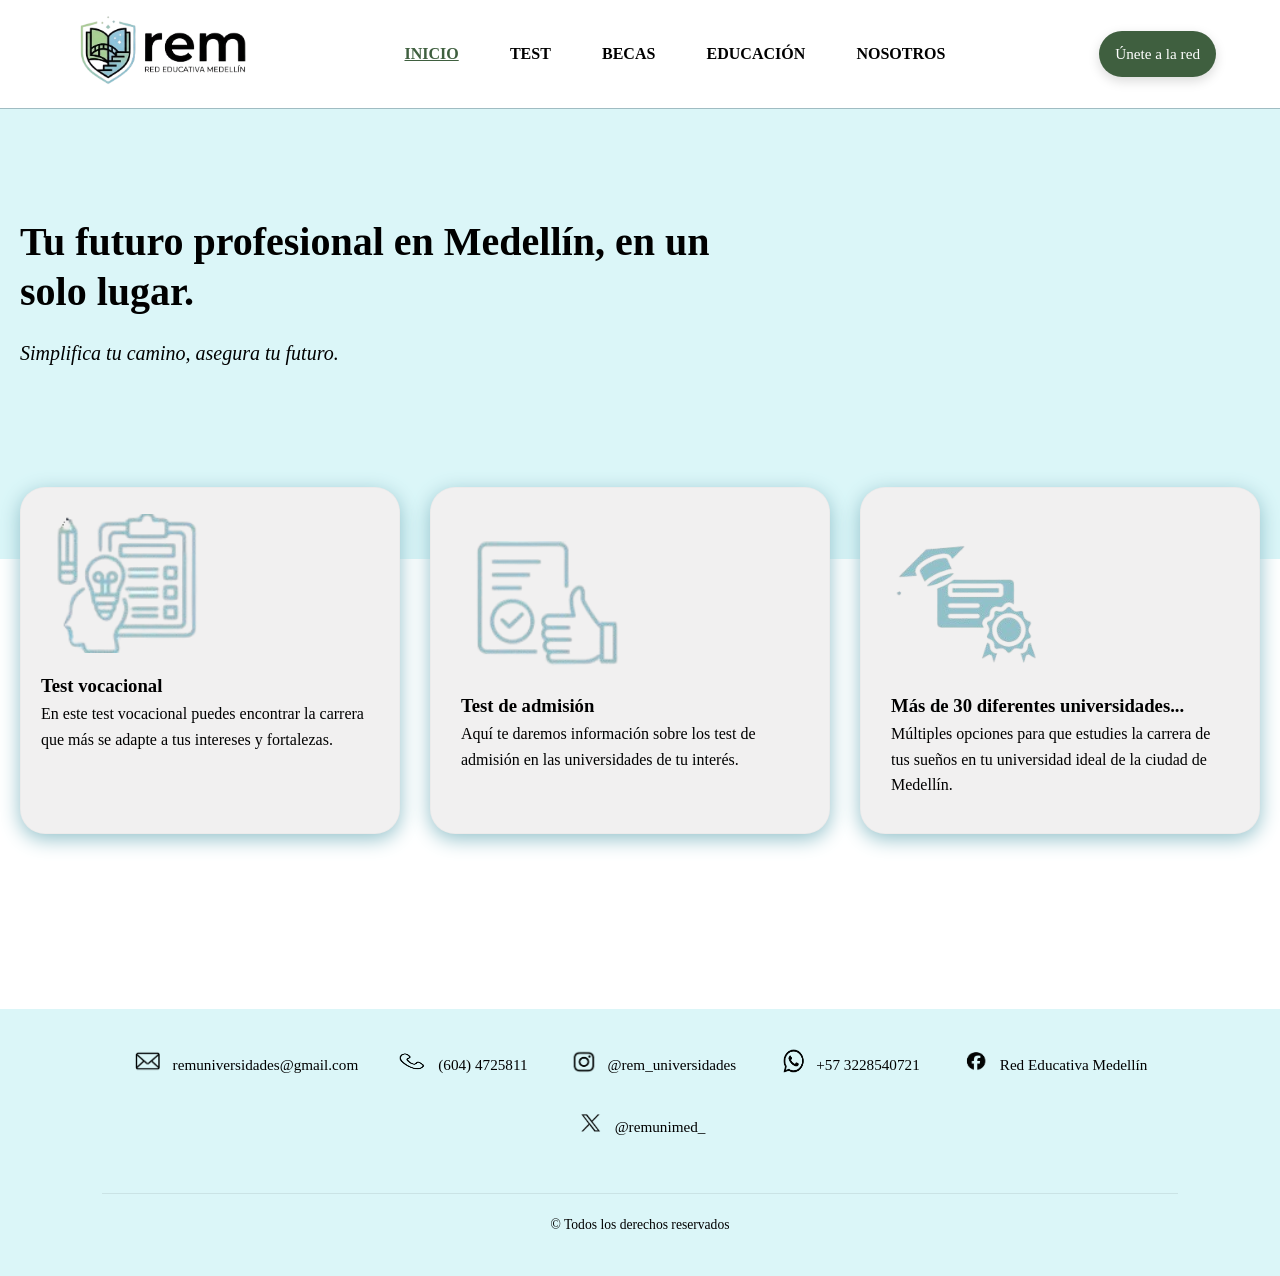
<file: index.html>
<!DOCTYPE html>
<html lang="es">
<head>
    <meta charset="UTF-8">
    <meta name="viewport" content="width=device-width, initial-scale=1.0">
    <title>Red Educativa Medellín</title>
    <link rel="stylesheet" href="CSS/styles.css">
</head>
<body>
    <header class="header">
        <div class="logo">
            <a href="index.html" title="Ir al inicio">
                <img src="img/comun/logoderem.png" alt="logo de red educativa medellín">
            </a>
        </div>
        <nav class="navbar">
            <ul>
                <li><a href="index.html" class="active">INICIO</a></li>
                <li><a href="test.html">TEST</a></li>
                <li><a href="becas.html">BECAS</a></li>
                <li><a href="educacion.html">EDUCACIÓN</a></li>
                <li><a href="nosotros.html">NOSOTROS</a></li>
            </ul>
        </nav>
        <div class="header-registro">
            <div class="registro">
                <a class="unete" href="registro.html" id="btn_unete">Únete a la red</a>
            </div>
        </div>
    </header>

    <main class="main">
        <div class="main_texto">
            <h1> Tu futuro profesional en Medellín, en un <br> solo lugar.</h1>
            <span class="simplifica"> Simplifica tu camino, asegura tu futuro.</span> 
        </div>

        <div class="video-principal">
            <video autoplay muted loop playsinline>
                <source src="img/imgindex/medellin.mp4" type="video/mp4">
            </video>
        </div>

        <section class="cuadros">

            <div class="vocacional">
                <a href="test-vocacional.html" class="conexion-cuadro">
                <div class="imagen_voc">
                    <img src="img/imgindex/vocacional.png">
                </div>
                <h3>Test vocacional</h3>
                <p>En este test vocacional puedes encontrar la carrera que más se adapte a tus intereses y fortalezas.</p>
                </a>
            </div>

            <div class="admision">
                <a href="test-admision.html" class="conexion-cuadro">
                <div class="imagen_admi">
                    <img src="img/imgindex/admision.png">
                </div>
                <h3>Test de admisión</h3>
                <p>Aquí te daremos información sobre los test de admisión en las universidades de tu interés.</p>
                </a>
            </div>

            <div class="universidades">
                <a href="educacion.html" class="conexion-cuadro">
                <div class="imagen_uni">
                    <img src="img/imgindex/universi.png">
                </div>
                <h3>Más de 30 diferentes universidades...</h3>
                <p>Múltiples opciones para que estudies la carrera de tus sueños en tu universidad ideal de la ciudad de Medellín.</p>
                </a>
            </div>

        </section>
    </main>

    <footer class="footer">
            <div class="contacto">

                <div class="footer-correo">
                    <div class="img_correo">
                        <img src="img/imgnosotros/correoH.png">
                    </div>
                    <a href="mailto:remuniversidades@gmail.com">remuniversidades@gmail.com</a>
                </div>

                <div class="footer-tel">
                    <div class="img_tel">
                        <img src="img/imgnosotros/telfH.png">
                    </div>
                    <span>(604) 4725811</span>
                </div>
                
                <div class="footer-insta">
                    <div class="img_insta">
                        <img src="img/imgnosotros/instaH.png">
                    </div>
                    <a href="https://www.instagram.com/remuniversidades?igsh=cmVxNDllbHczcWNr">@rem_universidades</a>
                </div>

                <div class="footer-whatsapp">
                    <div class="img_whats">
                        <img src="img/imgnosotros/wasapH.png">
                    </div>
                    <a href="#">+57 3228540721</a>
                </div>
                
                <div class="footer-facebook">
                    <div class="img_face">
                        <img src="img/imgnosotros/faceH.png">
                    </div>
                    <a href="https://www.facebook.com/?locale=es_LA">Red Educativa Medellín</a>
                </div>

                <div class="footer-twitter">
                    <div class="img_twitter">
                        <img src="img/comun/imgtwitter.png">
                    </div>
                    <a href="https://x.com/remunimed_">@remunimed_</a>
                </div>
                    
                <div class="copyright">
                    <p>&copy; Todos los derechos reservados</p>
                </div>

            </div>
        
    </footer>

    <script src="js/util.js"></script>
    <script src="js/sesion.js"></script>
</body>
</html>
</file>
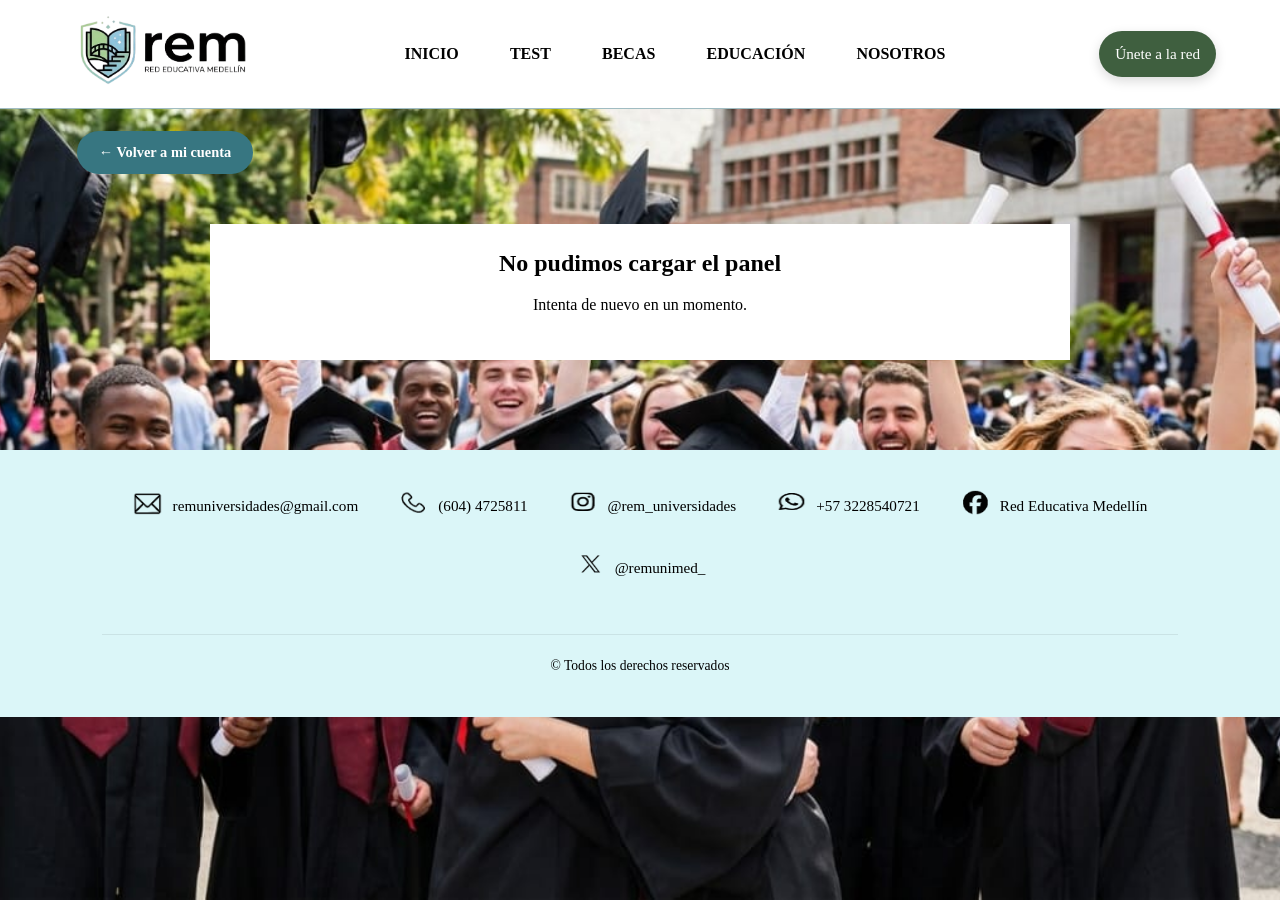
<file: admin.html>
<!DOCTYPE html>
<html lang="es">
<head>
    <meta charset="UTF-8">
    <meta name="viewport" content="width=device-width, initial-scale=1.0">
    <title>Universidades de Educación - Red Educativa Medellín</title>
    <link rel="stylesheet" href="CSS/styles.css">
</head>
<body class="fondooo">
    <header class="header">
        <div class="logo">
            <a href="index.html" title="Ir al inicio">
                <img src="img/comun/logoderem.png" alt="logo de red educativa medellín">
            </a>
        </div>
        <nav class="navbar">
            <ul>
                <li><a href="index.html">INICIO</a></li>
                <li><a href="test.html">TEST</a></li>
                <li><a href="becas.html">BECAS</a></li>
                <li><a href="educacion.html">EDUCACIÓN</a></li>
                <li><a href="nosotros.html">NOSOTROS</a></li>
            </ul>
        </nav>
        <div class="registro">
            <a class="unete" href="registro.html" id="btn_unete">Únete a la red</a>
        </div>
    </header>

    <a class="volver_test" href="cuenta.html">← Volver a mi cuenta</a>

    <main>
        <section class="pagina_ancha">
            <div class="sin_sesion" id="bloque_sin_permiso" style="display:none;">
                <h1 id="titulo_sin_permiso"></h1>
                <p id="texto_sin_permiso"></p>
                <div class="botones_sesion">
                    <a class="btn_principal" id="enlace_sin_permiso" href="login.html?volver=admin.html">Iniciar sesión</a>
                </div>
            </div>

            <div id="bloque_admin" style="display:none;">
                <div class="resumen_cuenta">
                    <div>
                        <h1>Universidades de Educación</h1>
                        <p>Lo que cambies aquí se ve al instante en la sección Educación</p>
                    </div>
                </div>

                <div class="cuadro_resultado">
                    <div class="cabeza_admin">
                        <h3>Universidades</h3>
                        <button type="button" class="btn_principal" id="btn_agregar">+ Agregar universidad</button>
                    </div>

                    <div class="mensaje_ok" id="aviso_admin" style="display:none;"></div>
                    <div class="error_modal" id="error_lista"></div>

                    <form class="form_universidad" id="form_universidad" style="display:none;" novalidate>
                        <h4 id="titulo_form">Agregar universidad</h4>
                        <div class="campo_modal">
                            <label for="uni_nombre">Nombre</label>
                            <input type="text" id="uni_nombre" maxlength="150" required>
                        </div>
                        <div class="campo_modal">
                            <label for="uni_url">Enlace de la oferta educativa</label>
                            <input type="url" id="uni_url" maxlength="500" placeholder="https://..." required>
                        </div>
                        <div class="campo_modal">
                            <label for="uni_escudo">Escudo (PNG, JPG o WEBP, máximo 1 MB)</label>
                            <input type="file" id="uni_escudo" accept="image/png,image/jpeg,image/webp">
                            <img class="vista_escudo" id="vista_escudo" alt="Vista previa del escudo" style="display:none;">
                        </div>
                        <div class="error_modal" id="error_form"></div>
                        <div class="acciones_modal">
                            <button type="submit" class="btn_principal" id="btn_guardar">Guardar</button>
                            <button type="button" class="btn_secundario" id="btn_cancelar">Cancelar</button>
                        </div>
                    </form>

                    <div id="lista_universidades"></div>
                </div>
            </div>
        </section>
    </main>

    <footer class="footer">
        <div class="contacto">
            <div class="footer-correo">
                <div class="img_correo"><img src="img/comun/imgcorreo.png" alt="correo"></div>
                <a href="mailto:remuniversidades@gmail.com">remuniversidades@gmail.com</a>
            </div>
            <div class="footer-tel">
                <div class="img_tel"><img src="img/comun/imgtel.png" alt="teléfono"></div>
                <span>(604) 4725811</span>
            </div>
            <div class="footer-insta">
                <div class="img_insta"><img src="img/comun/imginsta.png" alt="instagram"></div>
                <a href="https://www.instagram.com/remuniversidades">@rem_universidades</a>
            </div>
            <div class="footer-whatsapp">
                <div class="img_whats"><img src="img/comun/imgwhatsapp.png" alt="whatsapp"></div>
                <a href="#">+57 3228540721</a>
            </div>
            <div class="footer-facebook">
                <div class="img_face"><img src="img/comun/imgface.png" alt="facebook"></div>
                <a href="https://www.facebook.com/share/18jr8h1ngb/">Red Educativa Medellín</a>
            </div>
            <div class="footer-twitter">
                <div class="img_twitter"><img src="img/comun/imgtwitter.png" alt="twitter"></div>
                <a href="https://x.com/remunimed_">@remunimed_</a>
            </div>
            <div class="copyright">
                <p>&copy; Todos los derechos reservados</p>
            </div>
        </div>
    </footer>

    <script src="js/util.js"></script>
    <script src="js/sesion.js"></script>
    <script src="js/admin.js"></script>
</body>
</html>
</file>
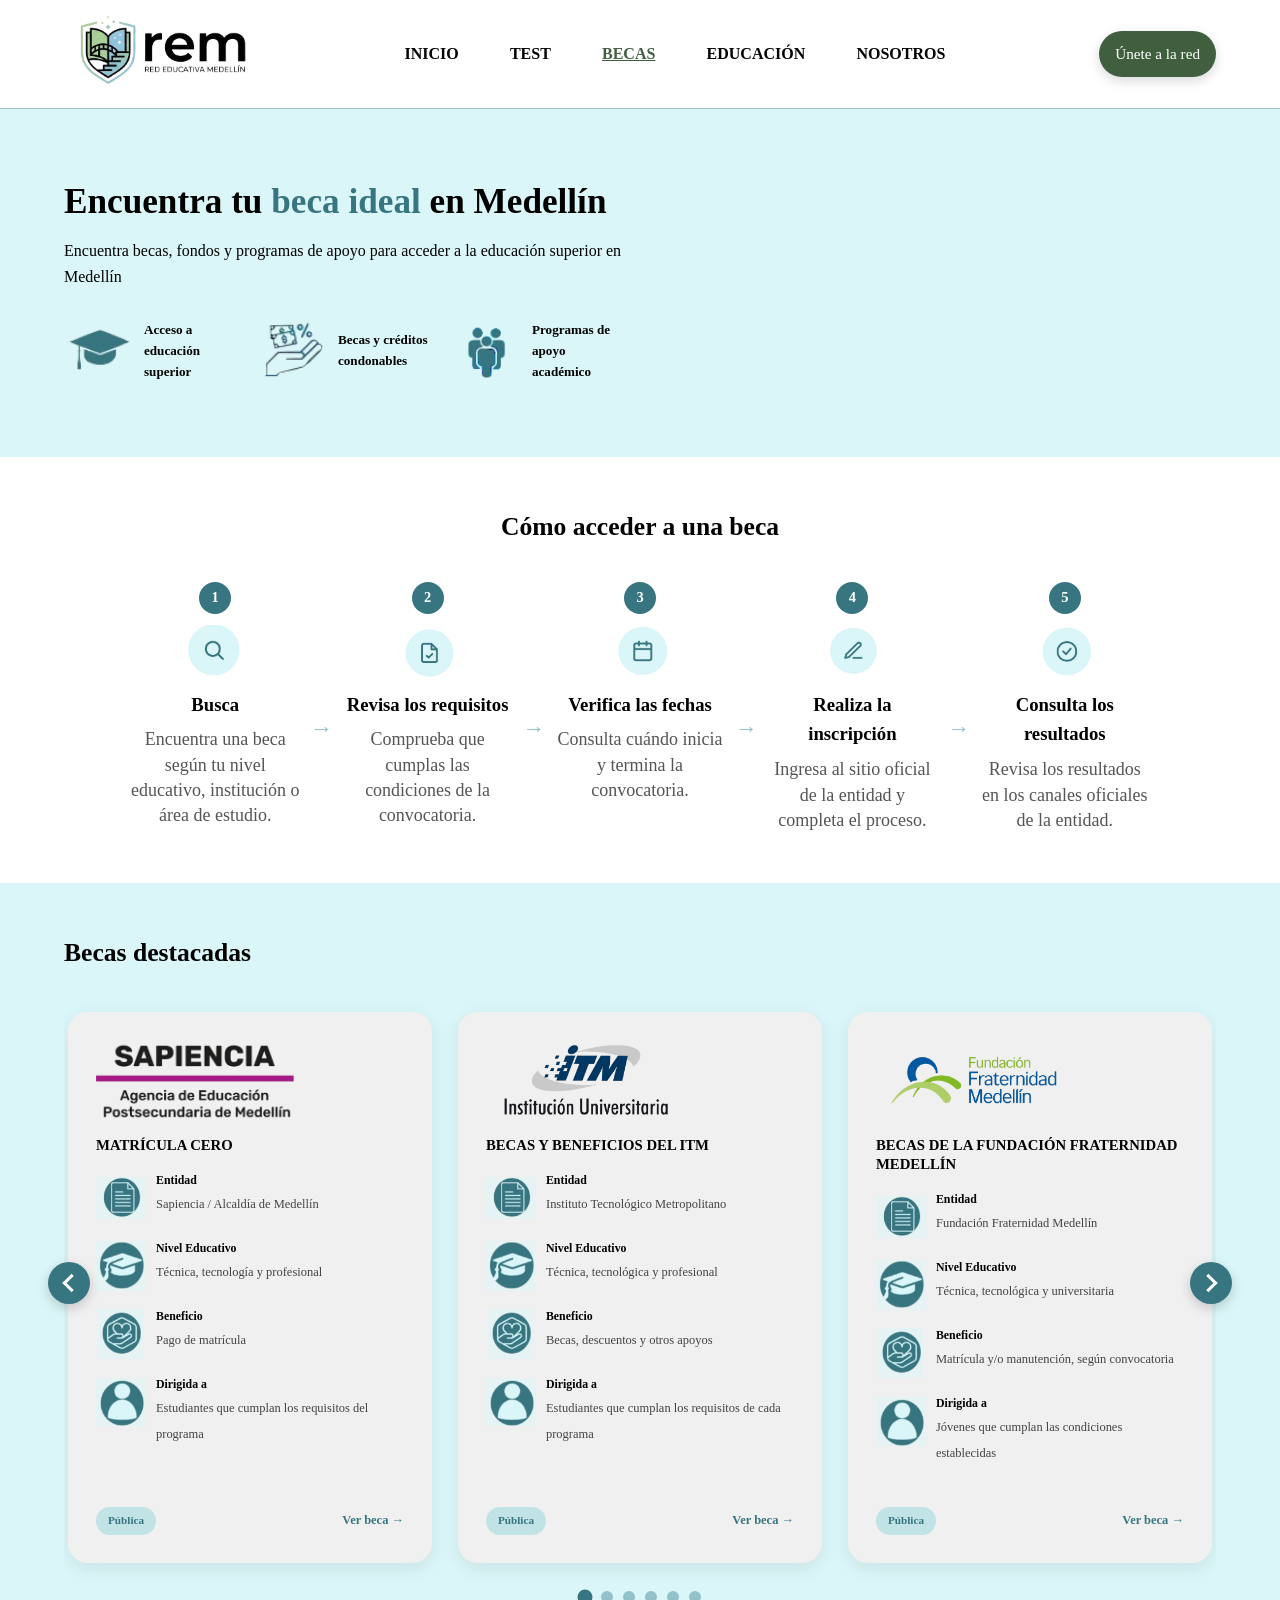
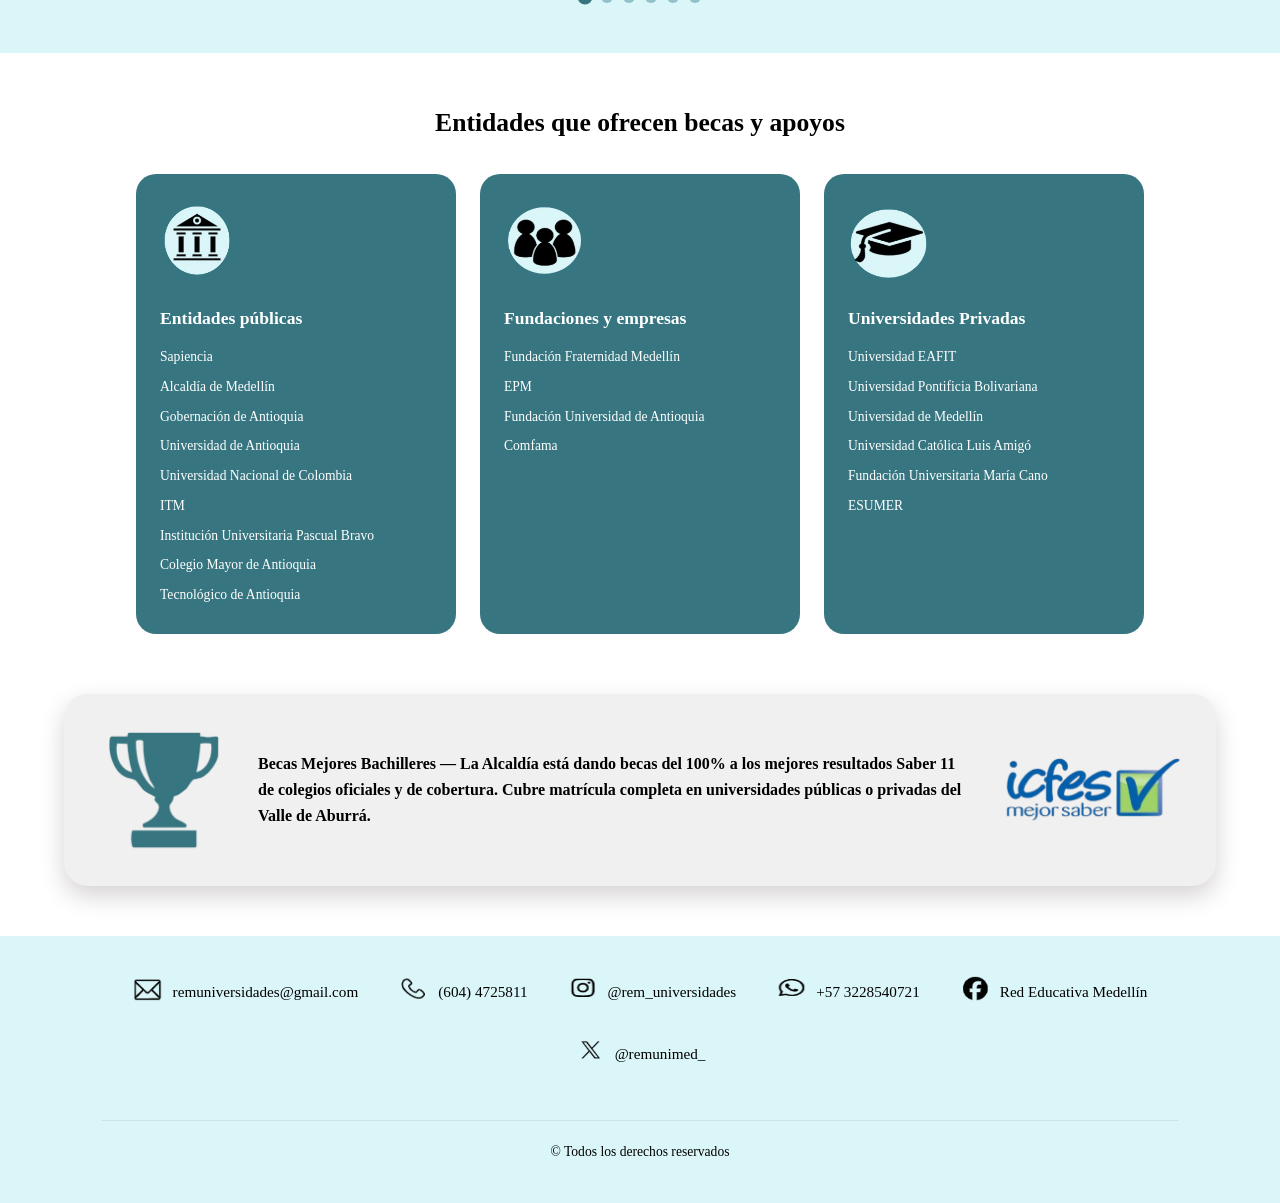
<file: becas.html>
<!DOCTYPE html>
<html lang="es">
<head>
    <meta charset="UTF-8">
    <meta name="viewport" content="width=device-width, initial-scale=1.0">
    <title>Becas - Red Educativa Medellín</title>
    <link rel="stylesheet" href="CSS/styles.css?v=20261028b">
</head>
<body>
    <header class="header">
        <div class="logo">
            <a href="index.html" title="Ir al inicio">
                <img src="img/comun/logoderem.png" alt="logo de red educativa medellín">
            </a>
        </div>
        <nav class="navbar">
            <ul>
                <li><a href="index.html">INICIO</a></li>
                <li><a href="test.html">TEST</a></li>
                <li><a href="becas.html" class="active">BECAS</a></li>
                <li><a href="educacion.html">EDUCACIÓN</a></li>
                <li><a href="nosotros.html">NOSOTROS</a></li>
            </ul>
        </nav>
        <div class="registro">
            <a class="unete" href="registro.html" id="btn_unete">Únete a la red</a>
        </div>
    </header>

    <main class="becas">

        <section class="hero_becas">
            <div class="hero_becas_texto">
                <h1>Encuentra tu <span class="destacado">beca ideal</span> en Medellín</h1>
                <p>Encuentra becas, fondos y programas de apoyo para acceder a la educación superior en Medellín</p>
                <div class="hero_becas_features">
                    <div class="feature_becas">
                        <img src="img/imgbecas/sapi_2(1).png" alt="acceso educación" class="icono_feature icono_acceso">
                        <span>Acceso a educación superior</span>
                    </div>
                    <div class="feature_becas">
                        <img src="img/imgbecas/sapi_2(2).png" alt="becas" class="icono_feature icono_creditos">
                        <span>Becas y créditos condonables</span>
                    </div>
                    <div class="feature_becas">
                        <img src="img/imgbecas/sapi2(3).png" alt="apoyo académico" class="icono_feature icono_apoyo">
                        <span>Programas de apoyo académico</span>
                    </div>
                </div>
            </div>
            <div class="hero_becas_video">
                <video autoplay muted loop playsinline>
                    <source src="img/imgindex/medellin.mp4" type="video/mp4">
                </video>
            </div>
        </section>

        <section class="pasos_becas">
            <h2>Cómo acceder a una beca</h2>
            <div class="fila_pasos">
                <div class="paso_beca">
                    <div class="paso_numero">1</div>
                    <img src="img/imgbecas/lupa.png" alt="" class="paso_icono">
                    <h3>Busca</h3>
                    <p>Encuentra una beca según tu nivel educativo, institución o área de estudio.</p>
                </div>
                <span class="paso_flecha">→</span>
                <div class="paso_beca">
                    <div class="paso_numero">2</div>
                    <img src="img/imgbecas/documentoo.png" alt="" class="paso_icono">
                    <h3>Revisa los requisitos</h3>
                    <p>Comprueba que cumplas las condiciones de la convocatoria.</p>
                </div>
                <span class="paso_flecha">→</span>
                <div class="paso_beca">
                    <div class="paso_numero">3</div>
                    <img src="img/imgbecas/calendario.png" alt="" class="paso_icono">
                    <h3>Verifica las fechas</h3>
                    <p>Consulta cuándo inicia y termina la convocatoria.</p>
                </div>
                <span class="paso_flecha">→</span>
                <div class="paso_beca">
                    <div class="paso_numero">4</div>
                    <img src="img/imgbecas/lapiz.png" alt="" class="paso_icono">
                    <h3>Realiza la inscripción</h3>
                    <p>Ingresa al sitio oficial de la entidad y completa el proceso.</p>
                </div>
                <span class="paso_flecha">→</span>
                <div class="paso_beca">
                    <div class="paso_numero">5</div>
                    <img src="img/imgbecas/aprobado.png" alt="" class="paso_icono">
                    <h3>Consulta los resultados</h3>
                    <p>Revisa los resultados en los canales oficiales de la entidad.</p>
                </div>
            </div>
        </section>

        <section class="destacadas_becas">
            <h2> Becas destacadas</h2>
            <div class="carrusel_becas" role="region" aria-roledescription="carrusel" aria-label="Becas destacadas">
                <button type="button" class="flecha_carrusel flecha_anterior" aria-label="Ver becas anteriores"></button>
                <div class="ventana_becas">
                    <div class="pista_becas">

                        <div class="tarjeta_beca">
                            <div class="logo_beca"><img src="img/imgbecas/logo_sapi-1.png" alt="Sapiencia"></div>
                            <h3>Matrícula Cero</h3>
                            <div class="dato_beca">
                                <img src="img/imgbecas/documento.png" alt="">
                                <div><strong>Entidad</strong><span>Sapiencia / Alcaldía de Medellín</span></div>
                            </div>
                            <div class="dato_beca">
                                <img src="img/imgbecas/gorro_azul.png" alt="">
                                <div><strong>Nivel Educativo</strong><span>Técnica, tecnología y profesional</span></div>
                            </div>
                            <div class="dato_beca">
                                <img src="img/imgbecas/mano_corazon.png" alt="">
                                <div><strong>Beneficio</strong><span>Pago de matrícula</span></div>
                            </div>
                            <div class="dato_beca">
                                <img src="img/imgbecas/persona.png" alt="">
                                <div><strong>Dirigida a</strong><span>Estudiantes que cumplan los requisitos del programa</span></div>
                            </div>
                            <div class="pie_tarjeta_beca">
                                <span class="etiqueta_publica">Pública</span>
                                <a href="https://sapiencia.gov.co/" target="_blank" rel="noopener" class="btn_ver_beca">Ver beca →</a>
                            </div>
                        </div>

                        <div class="tarjeta_beca">
                            <div class="logo_beca"><img src="img/imgbecas/logo_itm-1.png" alt="ITM"></div>
                            <h3>Becas y beneficios del ITM</h3>
                            <div class="dato_beca">
                                <img src="img/imgbecas/documento.png" alt="">
                                <div><strong>Entidad</strong><span>Instituto Tecnológico Metropolitano</span></div>
                            </div>
                            <div class="dato_beca">
                                <img src="img/imgbecas/gorro_azul.png" alt="">
                                <div><strong>Nivel Educativo</strong><span>Técnica, tecnológica y profesional</span></div>
                            </div>
                            <div class="dato_beca">
                                <img src="img/imgbecas/mano_corazon.png" alt="">
                                <div><strong>Beneficio</strong><span>Becas, descuentos y otros apoyos</span></div>
                            </div>
                            <div class="dato_beca">
                                <img src="img/imgbecas/persona.png" alt="">
                                <div><strong>Dirigida a</strong><span>Estudiantes que cumplan los requisitos de cada programa</span></div>
                            </div>
                            <div class="pie_tarjeta_beca">
                                <span class="etiqueta_publica">Pública</span>
                                <a href="https://www.itm.edu.co/matricula-cero/politica-de-gratuidad/" target="_blank" rel="noopener" class="btn_ver_beca">Ver beca →</a>
                            </div>
                        </div>

                        <div class="tarjeta_beca">
                            <div class="logo_beca"><img src="img/imgbecas/logo_fraternidad-1.png" alt="Fundación Fraternidad Medellín"></div>
                            <h3>Becas de la Fundación Fraternidad Medellín</h3>
                            <div class="dato_beca">
                                <img src="img/imgbecas/documento.png" alt="">
                                <div><strong>Entidad</strong><span>Fundación Fraternidad Medellín</span></div>
                            </div>
                            <div class="dato_beca">
                                <img src="img/imgbecas/gorro_azul.png" alt="">
                                <div><strong>Nivel Educativo</strong><span>Técnica, tecnológica y universitaria</span></div>
                            </div>
                            <div class="dato_beca">
                                <img src="img/imgbecas/mano_corazon.png" alt="">
                                <div><strong>Beneficio</strong><span>Matrícula y/o manutención, según convocatoria</span></div>
                            </div>
                            <div class="dato_beca">
                                <img src="img/imgbecas/persona.png" alt="">
                                <div><strong>Dirigida a</strong><span>Jóvenes que cumplan las condiciones establecidas</span></div>
                            </div>
                            <div class="pie_tarjeta_beca">
                                <span class="etiqueta_publica">Pública</span>
                                <a href="https://fraternidadmedellin.org/educacion-superior/becas/" target="_blank" rel="noopener" class="btn_ver_beca">Ver beca →</a>
                            </div>
                        </div>

                        <div class="tarjeta_beca">
                            <div class="logo_beca"><img src="img/imgbecas/logo_udea-1.png" alt="Universidad de Antioquia"></div>
                            <h3>Becas y apoyos de la Universidad de Antioquia</h3>
                            <div class="dato_beca">
                                <img src="img/imgbecas/documento.png" alt="">
                                <div><strong>Entidad</strong><span>Universidad de Antioquia</span></div>
                            </div>
                            <div class="dato_beca">
                                <img src="img/imgbecas/gorro_azul.png" alt="">
                                <div><strong>Nivel Educativo</strong><span>Pregrados y otros niveles según programa</span></div>
                            </div>
                            <div class="dato_beca">
                                <img src="img/imgbecas/mano_corazon.png" alt="">
                                <div><strong>Beneficio</strong><span>Apoyos económicos y académicos</span></div>
                            </div>
                            <div class="dato_beca">
                                <img src="img/imgbecas/persona.png" alt="">
                                <div><strong>Dirigida a</strong><span>Estudiantes de la institución que cumplan los requisitos</span></div>
                            </div>
                            <div class="pie_tarjeta_beca">
                                <span class="etiqueta_publica">Pública</span>
                                <a href="https://www.udea.edu.co/wps/portal/udea/web/inicio/internacional/tramites/apoyos-economicos" target="_blank" rel="noopener" class="btn_ver_beca">Ver beca →</a>
                            </div>
                        </div>

                        <div class="tarjeta_beca">
                            <div class="logo_beca"><img src="img/imgbecas/logo_icetex.png" alt="ICETEX"></div>
                            <h3>Créditos educativos ICETEX</h3>
                            <div class="dato_beca">
                                <img src="img/imgbecas/documento.png" alt="">
                                <div><strong>Entidad</strong><span>ICETEX (entidad del Estado)</span></div>
                            </div>
                            <div class="dato_beca">
                                <img src="img/imgbecas/gorro_azul.png" alt="">
                                <div><strong>Nivel Educativo</strong><span>Pregrado y posgrado</span></div>
                            </div>
                            <div class="dato_beca">
                                <img src="img/imgbecas/mano_corazon.png" alt="">
                                <div><strong>Beneficio</strong><span>Crédito para financiar tus estudios, con condiciones según la línea</span></div>
                            </div>
                            <div class="dato_beca">
                                <img src="img/imgbecas/persona.png" alt="">
                                <div><strong>Dirigida a</strong><span>Aspirantes y estudiantes que cumplan los requisitos de cada línea de crédito</span></div>
                            </div>
                            <div class="pie_tarjeta_beca">
                                <span class="etiqueta_publica">Pública</span>
                                <a href="https://web.icetex.gov.co/creditos" target="_blank" rel="noopener" class="btn_ver_beca">Ver beca →</a>
                            </div>
                        </div>

                        <div class="tarjeta_beca">
                            <div class="logo_beca logo_beca_ajustada"><img src="img/imgbecas/logo_fondofuturo.png" alt="Fondo Futuro"></div>
                            <h3>Fondo Futuro</h3>
                            <div class="dato_beca">
                                <img src="img/imgbecas/documento.png" alt="">
                                <div><strong>Entidad</strong><span>CES, EIA, EAFIT, UPB y Universidad de Medellín</span></div>
                            </div>
                            <div class="dato_beca">
                                <img src="img/imgbecas/gorro_azul.png" alt="">
                                <div><strong>Nivel Educativo</strong><span>Pregrado</span></div>
                            </div>
                            <div class="dato_beca">
                                <img src="img/imgbecas/mano_corazon.png" alt="">
                                <div><strong>Beneficio</strong><span>Financiación de la matrícula: pagas el 30 % por semestre y el resto sin intereses mientras estudias</span></div>
                            </div>
                            <div class="dato_beca">
                                <img src="img/imgbecas/persona.png" alt="">
                                <div><strong>Dirigida a</strong><span>Estudiantes admitidos en pregrado en esas universidades</span></div>
                            </div>
                            <div class="pie_tarjeta_beca">
                                <span class="etiqueta_privada">Privada</span>
                                <a href="https://fondofuturo.co/" target="_blank" rel="noopener" class="btn_ver_beca">Ver beca →</a>
                            </div>
                        </div>

                        <div class="tarjeta_beca">
                            <div class="logo_beca"><img src="img/imgbecas/logo_comfama.svg" alt="Comfama"></div>
                            <h3>Becas y crédito educativo de Comfama</h3>
                            <div class="dato_beca">
                                <img src="img/imgbecas/documento.png" alt="">
                                <div><strong>Entidad</strong><span>Comfama</span></div>
                            </div>
                            <div class="dato_beca">
                                <img src="img/imgbecas/gorro_azul.png" alt="">
                                <div><strong>Nivel Educativo</strong><span>Técnica, tecnológica y educación formal</span></div>
                            </div>
                            <div class="dato_beca">
                                <img src="img/imgbecas/mano_corazon.png" alt="">
                                <div><strong>Beneficio</strong><span>Becas del 50 % al 70 % de la matrícula y crédito educativo con subsidio en la tasa</span></div>
                            </div>
                            <div class="dato_beca">
                                <img src="img/imgbecas/persona.png" alt="">
                                <div><strong>Dirigida a</strong><span>Afiliados a Comfama de categorías A y B</span></div>
                            </div>
                            <div class="pie_tarjeta_beca">
                                <span class="etiqueta_privada">Privada</span>
                                <a href="https://www.comfama.com/aprendizaje/oferta-becas/" target="_blank" rel="noopener" class="btn_ver_beca">Ver beca →</a>
                            </div>
                        </div>

                        <div class="tarjeta_beca">
                            <div class="logo_beca"><img src="img/imgbecas/logo_eafit.svg" alt="Universidad EAFIT"></div>
                            <h3>Becas Talento EAFIT</h3>
                            <div class="dato_beca">
                                <img src="img/imgbecas/documento.png" alt="">
                                <div><strong>Entidad</strong><span>Universidad EAFIT</span></div>
                            </div>
                            <div class="dato_beca">
                                <img src="img/imgbecas/gorro_azul.png" alt="">
                                <div><strong>Nivel Educativo</strong><span>Pregrado</span></div>
                            </div>
                            <div class="dato_beca">
                                <img src="img/imgbecas/mano_corazon.png" alt="">
                                <div><strong>Beneficio</strong><span>Del 40 % al 100 % del valor de la matrícula</span></div>
                            </div>
                            <div class="dato_beca">
                                <img src="img/imgbecas/persona.png" alt="">
                                <div><strong>Dirigida a</strong><span>Bachilleres de estratos 1 a 4 con 300 puntos o más en Saber 11</span></div>
                            </div>
                            <div class="pie_tarjeta_beca">
                                <span class="etiqueta_privada">Privada</span>
                                <a href="https://www.eafit.edu.co/becas-y-financiacion/becas-talento-eafit" target="_blank" rel="noopener" class="btn_ver_beca">Ver beca →</a>
                            </div>
                        </div>

                    </div>
                </div>
                <button type="button" class="flecha_carrusel flecha_siguiente" aria-label="Ver más becas"></button>
            </div>
            <div class="puntos_becas"></div>
        </section>

        <section class="entidades_becas">
            <h2>Entidades que ofrecen becas y apoyos</h2>
            <div class="fila_entidades">
                <div class="columna_entidad">
                    <img src="img/imgbecas/edificio.png" alt="">
                    <h3>Entidades públicas</h3>
                    <ul>
                        <li>Sapiencia</li>
                        <li>Alcaldía de Medellín</li>
                        <li>Gobernación de Antioquia</li>
                        <li>Universidad de Antioquia</li>
                        <li>Universidad Nacional de Colombia</li>
                        <li>ITM</li>
                        <li>Institución Universitaria Pascual Bravo</li>
                        <li>Colegio Mayor de Antioquia</li>
                        <li>Tecnológico de Antioquia</li>
                    </ul>
                </div>
                <div class="columna_entidad">
                    <img src="img/imgbecas/grupo_personas.png" alt="">
                    <h3>Fundaciones y empresas</h3>
                    <ul>
                        <li>Fundación Fraternidad Medellín</li>
                        <li>EPM</li>
                        <li>Fundación Universidad de Antioquia</li>
                        <li>Comfama</li>
                    </ul>
                </div>
                <div class="columna_entidad">
                    <img src="img/imgbecas/unnamed.png" alt="">
                    <h3>Universidades Privadas</h3>
                    <ul>
                        <li>Universidad EAFIT</li>
                        <li>Universidad Pontificia Bolivariana</li>
                        <li>Universidad de Medellín</li>
                        <li>Universidad Católica Luis Amigó</li>
                        <li>Fundación Universitaria María Cano</li>
                        <li>ESUMER</li>
                    </ul>
                </div>
            </div>
        </section>

        <div class="banner_icfes">
            <img src="img/imgbecas/icfes1.png" class="icfes_trofeo" alt="trofeo">
            <h3 class="icfes_texto">Becas Mejores Bachilleres — La Alcaldía está dando becas del 100% a los mejores resultados Saber 11 de colegios oficiales y de cobertura. Cubre matrícula completa en universidades públicas o privadas del Valle de Aburrá.</h3>
            <img src="img/imgbecas/icfes2.png" class="icfes_logo" alt="ICFES">
        </div>

    </main>

    <footer class="footer">
        <div class="contacto">
            <div class="footer-correo">
                <div class="img_correo"><img src="img/comun/imgcorreo.png" alt="correo"></div>
                <a href="mailto:remuniversidades@gmail.com">remuniversidades@gmail.com</a>
            </div>
            <div class="footer-tel">
                <div class="img_tel"><img src="img/comun/imgtel.png" alt="teléfono"></div>
                <span>(604) 4725811</span>
            </div>
            <div class="footer-insta">
                <div class="img_insta"><img src="img/comun/imginsta.png" alt="instagram"></div>
                <a href="https://www.instagram.com/remuniversidades">@rem_universidades</a>
            </div>
            <div class="footer-whatsapp">
                <div class="img_whats"><img src="img/comun/imgwhatsapp.png" alt="whatsapp"></div>
                <a href="#">+57 3228540721</a>
            </div>
            <div class="footer-facebook">
                <div class="img_face"><img src="img/comun/imgface.png" alt="facebook"></div>
                <a href="https://www.facebook.com/share/18jr8h1ngb/">Red Educativa Medellín</a>
            </div>
            <div class="footer-twitter">
                <div class="img_twitter"><img src="img/comun/imgtwitter.png" alt="twitter"></div>
                <a href="https://x.com/remunimed_">@remunimed_</a>
            </div>
            <div class="copyright">
                <p>&copy; Todos los derechos reservados</p>
            </div>
        </div>
    </footer>

    <script src="js/util.js"></script>
    <script src="js/sesion.js"></script>
    <script src="js/becas.js?v=20261028b"></script>
</body>
</html>
</file>
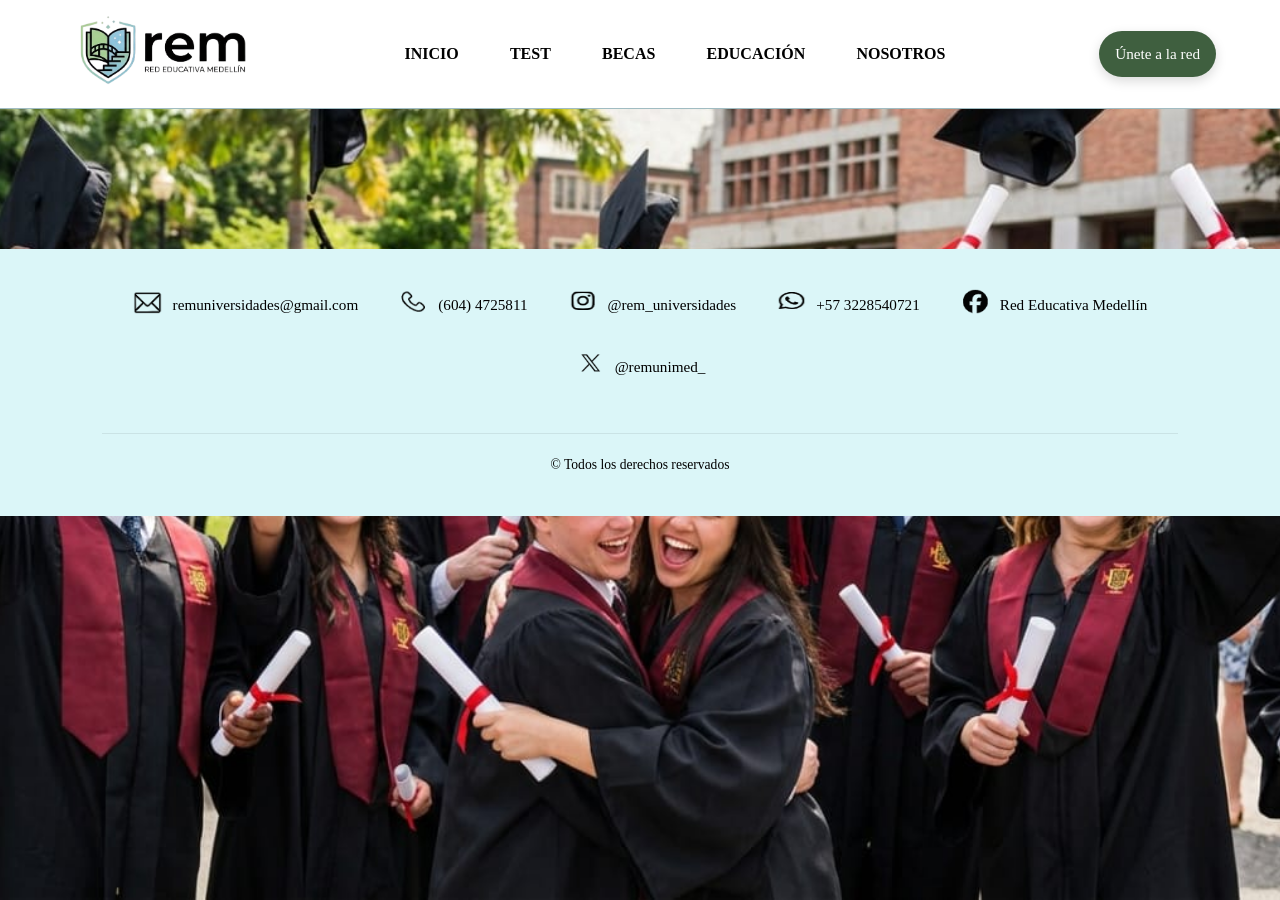
<file: cuenta.html>
<!DOCTYPE html>
<html lang="es">
<head>
    <meta charset="UTF-8">
    <meta name="viewport" content="width=device-width, initial-scale=1.0">
    <title>Mi cuenta - Red Educativa Medellín</title>
    <link rel="stylesheet" href="CSS/styles.css">
</head>
<body class="fondooo">
    <header class="header">
        <div class="logo">
            <a href="index.html" title="Ir al inicio">
                <img src="img/comun/logoderem.png" alt="logo de red educativa medellín">
            </a>
        </div>
        <nav class="navbar">
            <ul>
                <li><a href="index.html">INICIO</a></li>
                <li><a href="test.html">TEST</a></li>
                <li><a href="becas.html">BECAS</a></li>
                <li><a href="educacion.html">EDUCACIÓN</a></li>
                <li><a href="nosotros.html">NOSOTROS</a></li>
            </ul>
        </nav>
        <div class="registro">
            <a class="unete" href="registro.html" id="btn_unete">Únete a la red</a>
        </div>
    </header>

    <main>
        <section class="pagina_ancha">
            <div class="sin_sesion" id="bloque_sin_sesion" style="display:none;">
                <h1>Inicia sesión para ver tu cuenta</h1>
                <p>Ahí guardamos tu historial de test, y tus resultados.</p>
                <div class="botones_sesion">
                    <a class="btn_principal" href="login.html?volver=cuenta.html">Iniciar sesión</a>
                    <a class="btn_borde" href="registro.html?volver=cuenta.html">Crear una cuenta</a>
                </div>
            </div>

            <div id="bloque_cuenta" style="display:none;">
                <div class="resumen_cuenta">
                    <div>
                        <h1 id="nombre_cuenta">—</h1>
                        <p id="correo_cuenta"></p>
                        <span class="etiqueta_modo" id="etiqueta_admin" style="display:none;">Administrador</span>
                    </div>
                    <button type="button" class="btn_borde" id="btn_cerrar_sesion">Cerrar sesión</button>
                </div>

                <div class="cuadro_resultado herramientas_admin" id="bloque_admin" style="display:none;">
                    <h3>Herramientas de administrador</h3>
                    <a class="tarjeta_herramienta" href="admin.html">
                        <span class="texto_herramienta">
                            <strong>Universidades de Educación</strong>
                            <span>Agrega, edita, ordena u oculta las universidades que ven los estudiantes en la sección Educación.</span>
                        </span>
                        <span class="accion_herramienta">Administrar →</span>
                    </a>
                </div>


                <div class="cuadro_resultado">

                    <div class="historial">
                        <h3>Tu historial de test</h3>
                        <div id="historial"></div>
                    </div>


                    <div class="editar">
                        <h3>Editar mi perfil</h3>
                        <div class="mensaje_ok" id="aviso_perfil_ok" style="display:none;"></div>
                        <form id="form_perfil" novalidate>
                            <div class="fila_campos">
                                <div class="campo_modal">
                                    <label for="perfil_nombre">Nombre</label>
                                    <input type="text" id="perfil_nombre" required>
                                </div>
                                <div class="campo_modal">
                                    <label for="perfil_apellido">Apellido</label>
                                    <input type="text" id="perfil_apellido" required>
                                </div>
                            </div>
                            <div class="campo_modal">
                                <label for="perfil_telefono">Número de teléfono</label>
                                <input type="tel" id="perfil_telefono" required>
                            </div>
                            <div class="fila_campos">
                                <div class="campo_modal">
                                    <label for="perfil_clave_actual">Contraseña actual</label>
                                    <input type="password" id="perfil_clave_actual" placeholder="Ingresa tu contraseña actual para cambiarla." autocomplete="current-password">
                                </div>
                                <div class="campo_modal">
                                    <label for="perfil_clave_nueva">Nueva contraseña</label>
                                    <input type="password" id="perfil_clave_nueva" placeholder="Ingresa tu nueva contraseña." autocomplete="new-password">
                                </div>
                            </div>
                            <div class="error_modal" id="error_perfil"></div>
                            <div class="acciones_modal">
                                <button type="submit" class="btn_principal" id="btn_guardar_perfil">Guardar cambios</button>
                            </div>
                        </form>
                    </div>


                    <div class="eliminar">
                        <h3>Eliminar mi cuenta</h3>
                        <p class="nota_cuenta">Esto borra tu cuenta para siempre. Tus resultados de test se quedan guardados en las estadísticas del sitio, pero ya sin tu nombre.</p>
                        <form id="form_eliminar" novalidate>
                            <div class="campo_modal">
                                <label for="eliminar_clave">Escribe tu contraseña para confirmar</label>
                                <input type="password" id="eliminar_clave" autocomplete="current-password" required>
                            </div>
                            <div class="error_modal" id="error_eliminar"></div>
                            <div class="acciones_modal">
                                <button type="submit" class="btn_borde" id="btn_eliminar_cuenta">Eliminar mi cuenta</button>
                            </div>
                        </form>
                    </div>
                </div>
            </div>
        </section>
    </main>

    <footer class="footer">
        <div class="contacto">
            <div class="footer-correo">
                <div class="img_correo"><img src="img/comun/imgcorreo.png" alt="correo"></div>
                <a href="mailto:remuniversidades@gmail.com">remuniversidades@gmail.com</a>
            </div>
            <div class="footer-tel">
                <div class="img_tel"><img src="img/comun/imgtel.png" alt="teléfono"></div>
                <span>(604) 4725811</span>
            </div>
            <div class="footer-insta">
                <div class="img_insta"><img src="img/comun/imginsta.png" alt="instagram"></div>
                <a href="https://www.instagram.com/remuniversidades">@rem_universidades</a>
            </div>
            <div class="footer-whatsapp">
                <div class="img_whats"><img src="img/comun/imgwhatsapp.png" alt="whatsapp"></div>
                <a href="#">+57 3228540721</a>
            </div>
            <div class="footer-facebook">
                <div class="img_face"><img src="img/comun/imgface.png" alt="facebook"></div>
                <a href="https://www.facebook.com/share/18jr8h1ngb/">Red Educativa Medellín</a>
            </div>
            <div class="footer-twitter">
                <div class="img_twitter"><img src="img/comun/imgtwitter.png" alt="twitter"></div>
                <a href="https://x.com/remunimed_">@remunimed_</a>
            </div>
            <div class="copyright">
                <p>&copy; Todos los derechos reservados</p>
            </div>
        </div>
    </footer>

    <script src="js/util.js"></script>
    <script src="js/sesion.js"></script>
    <script src="js/cuenta.js"></script>
</body>
</html>
</file>
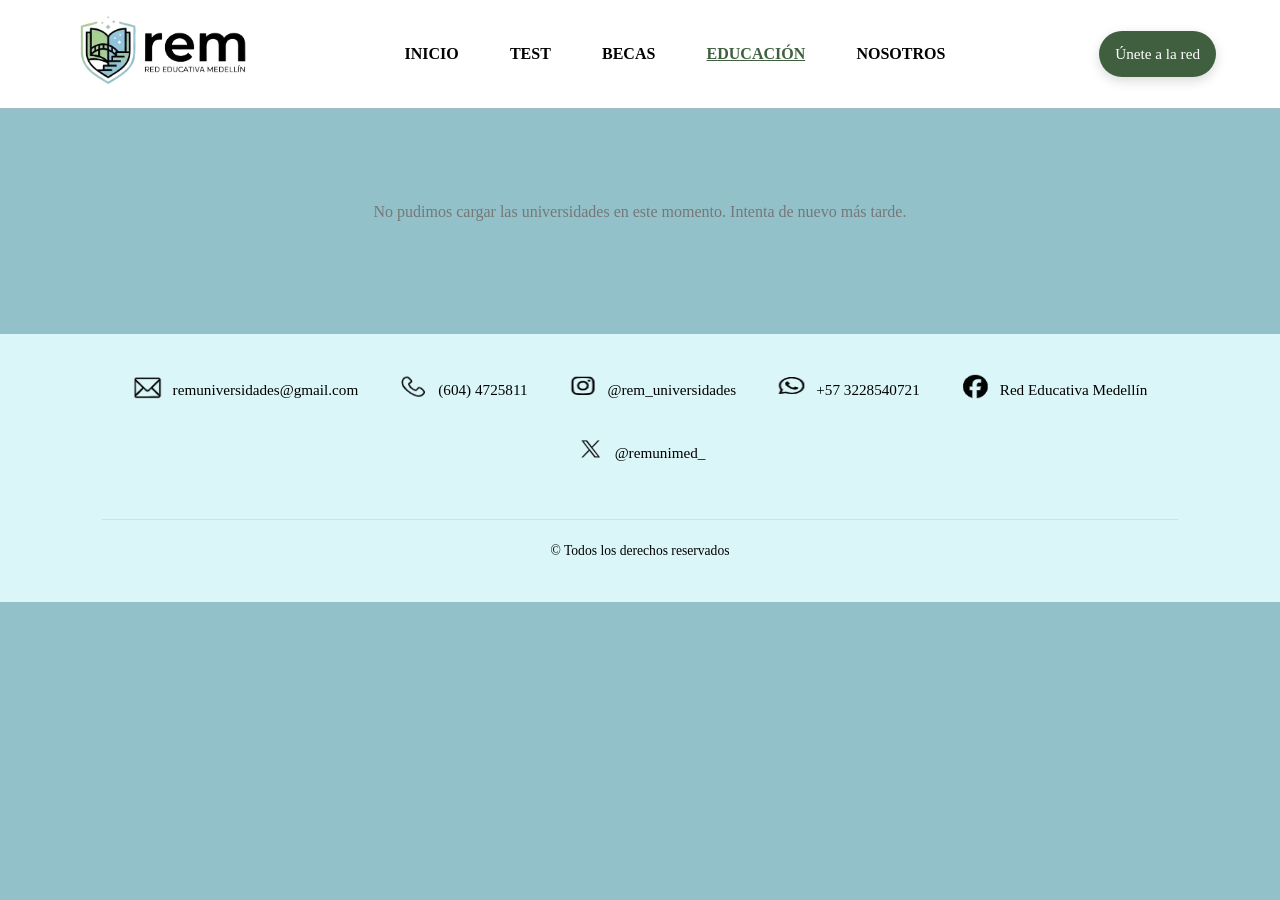
<file: educacion.html>
<!DOCTYPE html>
<html lang="es">
<head>
    <meta charset="UTF-8">
    <meta name="viewport" content="width=device-width, initial-scale=1.0">
    <title>Educación - Red Educativa Medellín</title>
    <link rel="stylesheet" href="CSS/styles.css">
</head>
<body class="bg-educacion"> 
    <header class="header">
        <div class="logo">
            <a href="index.html" title="Ir al inicio">
                <img src="img/comun/logoderem.png" alt="logo de red educativa medellín">
            </a>
        </div>
        <nav class="navbar">
            <ul>
                <li><a href="index.html">INICIO</a></li>
                <li><a href="test.html">TEST</a></li>
                <li><a href="becas.html">BECAS</a></li>
                <li><a href="educacion.html" class="active">EDUCACIÓN</a></li>
                <li><a href="nosotros.html">NOSOTROS</a></li>
            </ul>
        </nav>
        <div class="registro">
            <a class="unete" href="registro.html" id="btn_unete">Únete a la red</a>
        </div>
    </header>


    <main class="educacion">
        <div class="card-zone" id="zona_universidades">
            <p class="cargando_universidades">Cargando universidades...</p>
        </div>
    </main>






    <footer class="footer">
        <div class="contacto">
            <div class="footer-correo">
                <div class="img_correo"><img src="img/comun/imgcorreo.png" alt="correo"></div>
                <a href="mailto:remuniversidades@gmail.com">remuniversidades@gmail.com</a>
            </div>
            <div class="footer-tel">
                <div class="img_tel"><img src="img/comun/imgtel.png" alt="teléfono"></div>
                <span>(604) 4725811</span>
            </div>
            <div class="footer-insta">
                <div class="img_insta"><img src="img/comun/imginsta.png" alt="instagram"></div>
                <a href="https://www.instagram.com/remuniversidades">@rem_universidades</a>
            </div>
            <div class="footer-whatsapp">
                <div class="img_whats"><img src="img/comun/imgwhatsapp.png" alt="whatsapp"></div>
                <a href="#">+57 3228540721</a>
            </div>
            <div class="footer-facebook">
                <div class="img_face"><img src="img/comun/imgface.png" alt="facebook"></div>
                <a href="https://www.facebook.com/share/18jr8h1ngb/">Red Educativa Medellín</a>
            </div>
            <div class="footer-twitter">
                <div class="img_twitter"><img src="img/comun/imgtwitter.png" alt="twitter"></div>
                <a href="https://x.com/remunimed_">@remunimed_</a>
            </div>
            <div class="copyright">
                <p>&copy; Todos los derechos reservados</p>
            </div>
        </div>
    </footer>

    <script src="js/util.js"></script>
    <script src="js/sesion.js"></script>
    <script src="js/educacion.js"></script>
</body>
</html>
</file>
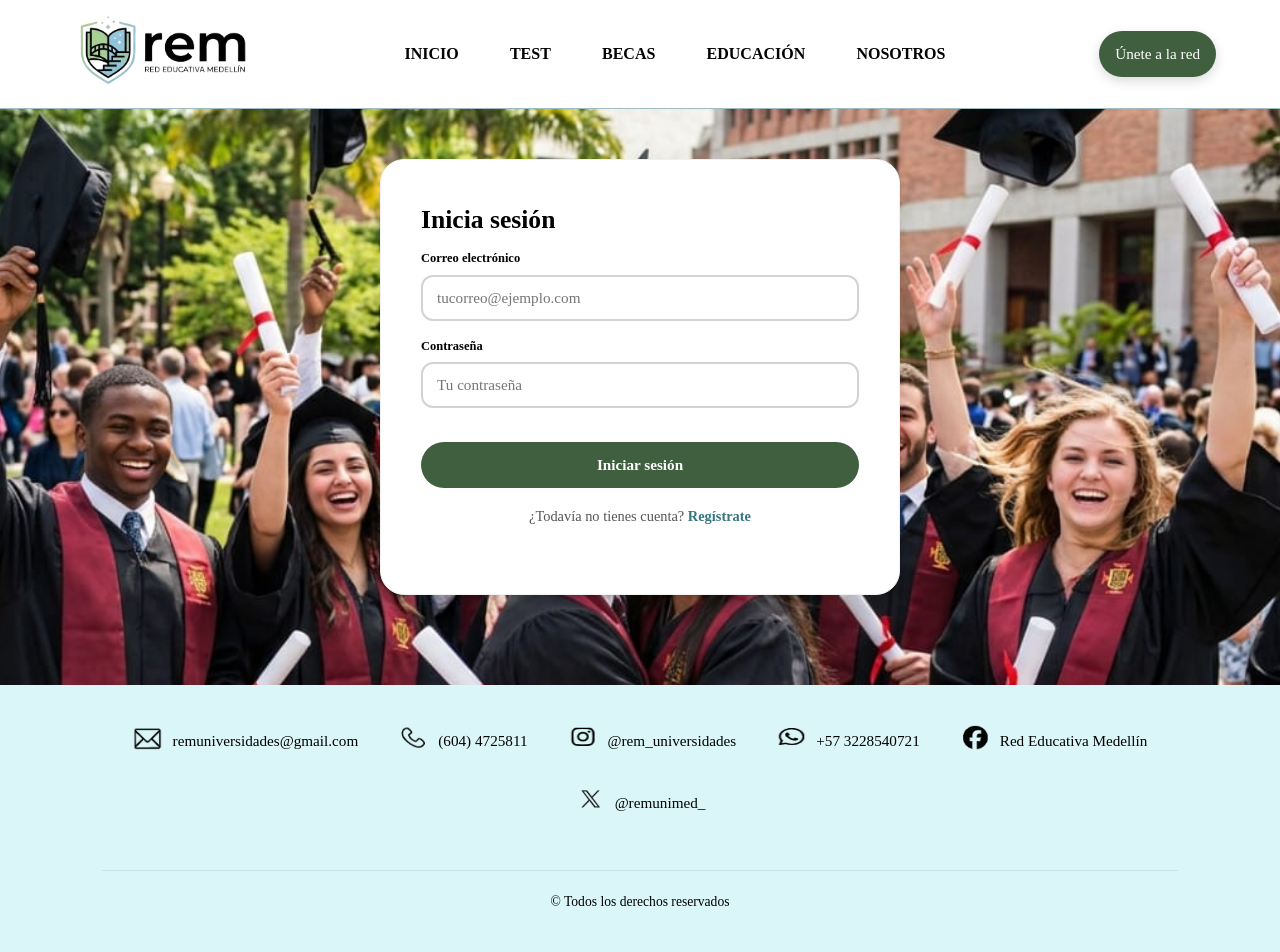
<file: login.html>
<!DOCTYPE html>
<html lang="es">
<head>
    <meta charset="UTF-8">
    <meta name="viewport" content="width=device-width, initial-scale=1.0">
    <title>Iniciar sesión - Red Educativa Medellín</title>
    <link rel="stylesheet" href="CSS/styles.css">
</head>
<body class="fondooo">
    <header class="header">
        <div class="logo">
            <a href="index.html" title="Ir al inicio">
                <img src="img/comun/logoderem.png" alt="logo de red educativa medellín">
            </a>
        </div>
        <nav class="navbar">
            <ul>
                <li><a href="index.html">INICIO</a></li>
                <li><a href="test.html">TEST</a></li>
                <li><a href="becas.html">BECAS</a></li>
                <li><a href="educacion.html">EDUCACIÓN</a></li>
                <li><a href="nosotros.html">NOSOTROS</a></li>
            </ul>
        </nav>
        <div class="registro">
            <a class="unete" href="registro.html" id="btn_unete">Únete a la red</a>
        </div>
    </header>

    <main>
        <section class="pagina_angosta">
            <div class="caja_formulario">
                <h1>Inicia sesión</h1>
                <p id="aviso_volver" style="display:none;">Inicia sesión para continuar donde ibas.</p>

                <form id="form_login" novalidate>
                    <div class="campo_modal">
                        <label for="campo_correo">Correo electrónico</label>
                        <input type="email" id="campo_correo" placeholder="tucorreo@ejemplo.com" autocomplete="email" required>
                    </div>
                    <div class="campo_modal">
                        <label for="campo_clave">Contraseña</label>
                        <input type="password" id="campo_clave" placeholder="Tu contraseña" autocomplete="current-password" required>
                    </div>
                    <div class="error_modal" id="mensaje_error"></div>
                    <div class="acciones_modal">
                        <button type="submit" class="btn_principal" id="btn_entrar">Iniciar sesión</button>
                    </div>
                </form>

                <p class="enlace_secundario">¿Todavía no tienes cuenta? <a href="registro.html" id="enlace_registro">Regístrate</a></p>
            </div>
        </section>
    </main>

    <footer class="footer">
        <div class="contacto">
            <div class="footer-correo">
                <div class="img_correo"><img src="img/comun/imgcorreo.png" alt="correo"></div>
                <a href="mailto:remuniversidades@gmail.com">remuniversidades@gmail.com</a>
            </div>
            <div class="footer-tel">
                <div class="img_tel"><img src="img/comun/imgtel.png" alt="teléfono"></div>
                <span>(604) 4725811</span>
            </div>
            <div class="footer-insta">
                <div class="img_insta"><img src="img/comun/imginsta.png" alt="instagram"></div>
                <a href="https://www.instagram.com/remuniversidades">@rem_universidades</a>
            </div>
            <div class="footer-whatsapp">
                <div class="img_whats"><img src="img/comun/imgwhatsapp.png" alt="whatsapp"></div>
                <a href="#">+57 3228540721</a>
            </div>
            <div class="footer-facebook">
                <div class="img_face"><img src="img/comun/imgface.png" alt="facebook"></div>
                <a href="https://www.facebook.com/share/18jr8h1ngb/">Red Educativa Medellín</a>
            </div>
            <div class="footer-twitter">
                <div class="img_twitter"><img src="img/comun/imgtwitter.png" alt="twitter"></div>
                <a href="https://x.com/remunimed_">@remunimed_</a>
            </div>
            <div class="copyright">
                <p>&copy; Todos los derechos reservados</p>
            </div>
        </div>
    </footer>

    <script src="js/util.js"></script>
    <script src="js/sesion.js"></script>
    <script src="js/login.js"></script>
</body>
</html>
</file>
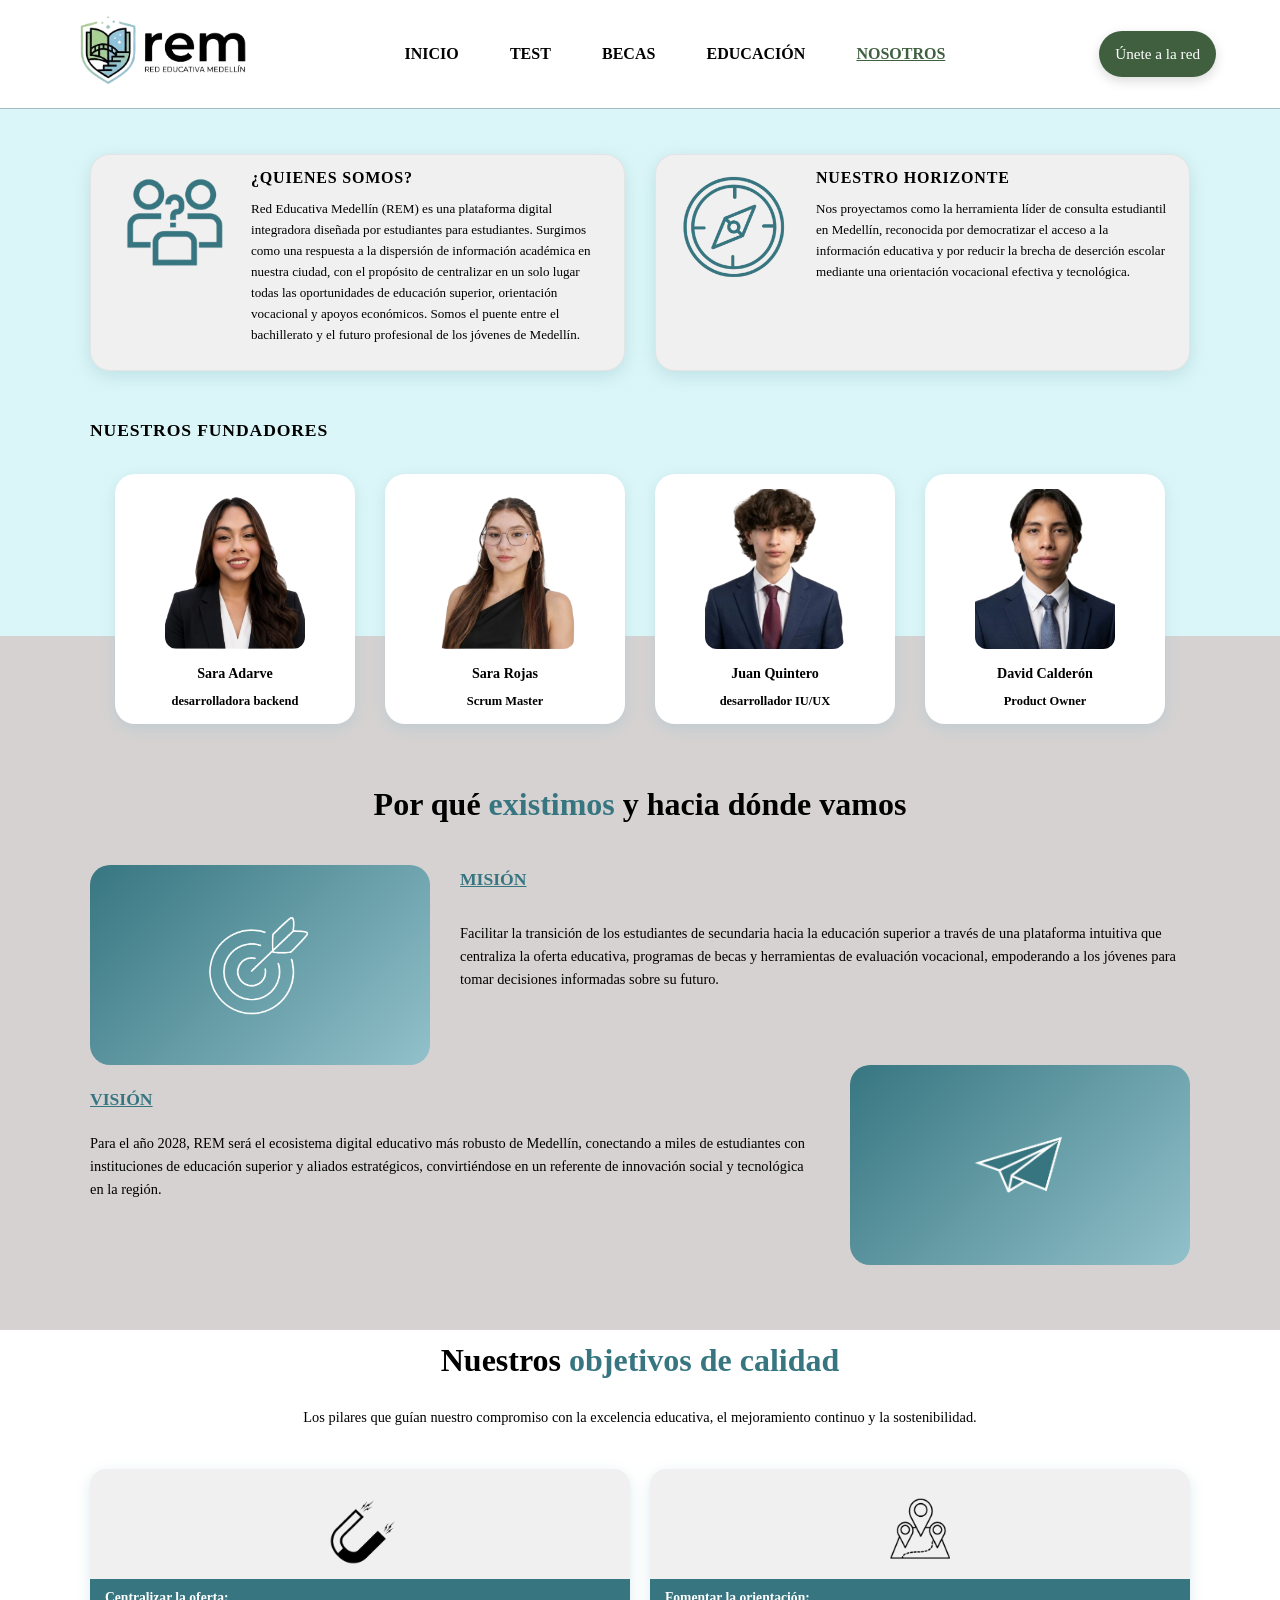
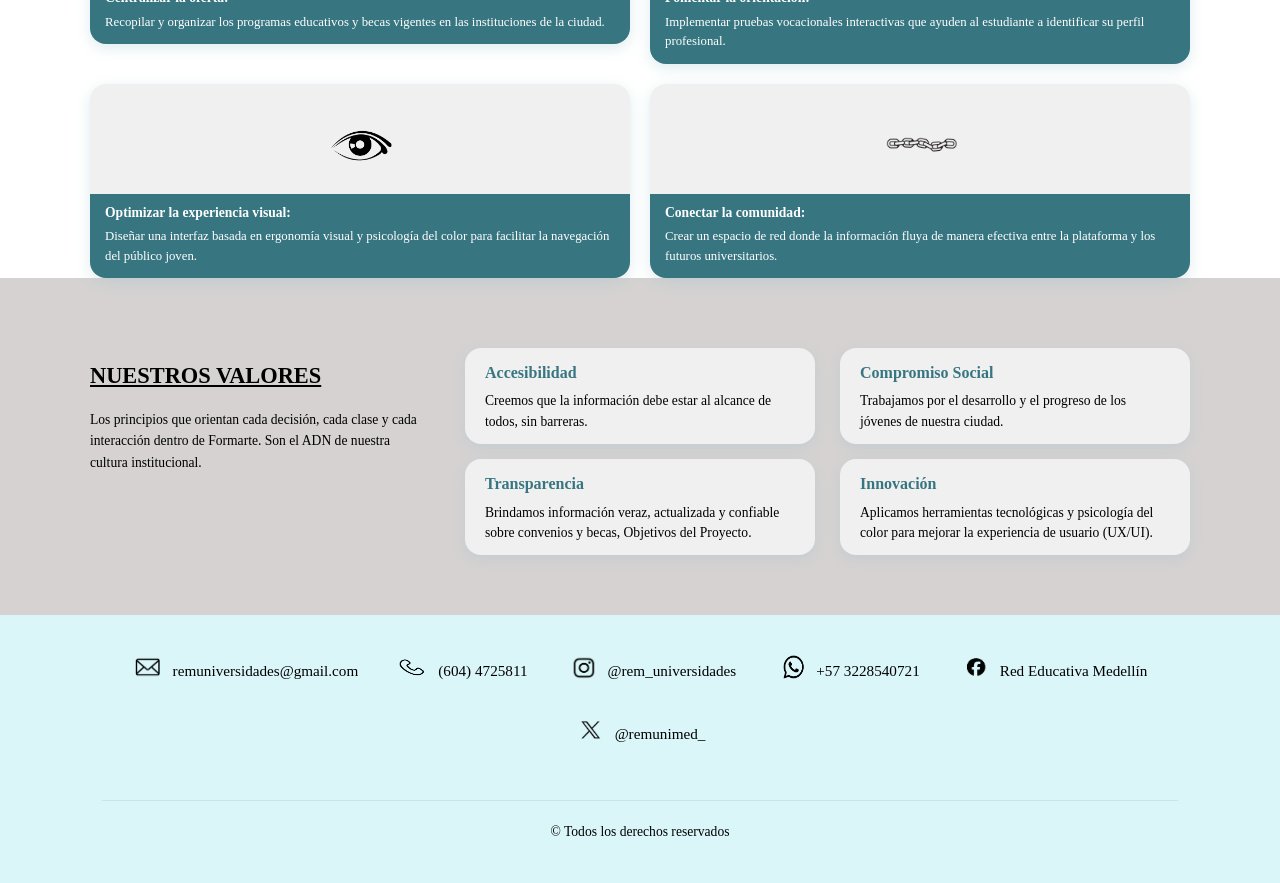
<file: nosotros.html>
<!DOCTYPE html>
<html lang="es">
<head>
    <meta charset="UTF-8">
    <meta name="viewport" content="width=device-width, initial-scale=1.0">
    <title>Nosotros - Red Educativa Medellín</title>
    <link rel="stylesheet" href="CSS/styles.css">
</head>
<body>
    <header class="header">
        <div class="logo">
            <a href="index.html" title="Ir al inicio">
                <img src="img/comun/logoderem.png" alt="logo de red educativa medellín">
            </a>
        </div>
        <nav class="navbar">
            <ul>
                <li><a href="index.html">INICIO</a></li>
                <li><a href="test.html">TEST</a></li>
                <li><a href="becas.html">BECAS</a></li>
                <li><a href="educacion.html">EDUCACIÓN</a></li>
                <li><a href="nosotros.html" class="active">NOSOTROS</a></li>
            </ul>
        </nav>

        <div class="registro">
            <a class="unete" href="registro.html" id="btn_unete">Únete a la red</a>
        </div>
    </header>

    <main class="main_nosotros">
        <div class="somos_hori">
            <div class="quienes_somos">
                <div class="img_somos">
                    <img src="img/imgnosotros/somos.png" alt="quiénes somos">
                </div>
                <h3>¿QUIENES SOMOS?</h3>
                <p>Red Educativa Medellín (REM) es una plataforma digital integradora diseñada por estudiantes para estudiantes. Surgimos como una respuesta a la dispersión de información académica en nuestra ciudad, con el propósito de centralizar en un solo lugar todas las oportunidades de educación superior, orientación vocacional y apoyos económicos. Somos el puente entre el bachillerato y el futuro profesional de los jóvenes de Medellín.</p>
            </div>

            <div class="horizonte">
                <div class="img_horizonte">
                    <img src="img/imgnosotros/horizonte.png" alt="nuestro horizonte">
                </div>
                <h3>NUESTRO HORIZONTE</h3>
                <p>Nos proyectamos como la herramienta líder de consulta estudiantil en Medellín, reconocida por democratizar el acceso a la información educativa y por reducir la brecha de deserción escolar mediante una orientación vocacional efectiva y tecnológica.</p>
            </div>
        </div>

        <div class="fundadores">
            <h2>NUESTROS FUNDADORES</h2>
            <div class="cajas">
                <div class="adarve">
                    <img src="img/imgnosotros/adarve.png" alt="Sara Adarve">
                    <h5>Sara Adarve</h5>
                    <h4>desarrolladora backend</h4>
                </div>
                <div class="Rojas">
                    <img src="img/imgnosotros/rojas.png" alt="Sara Rojas">
                    <h5>Sara Rojas</h5>
                    <h4>Scrum Master</h4>
                </div>
                <div class="pipe">
                    <img src="img/imgnosotros/pipe.png" alt="Juan Quintero">
                    <h5>Juan Quintero</h5>
                    <h4>desarrollador IU/UX</h4>
                </div>
                <div class="tego">
                    <img src="img/imgnosotros/tego.png" alt="David Calderón">
                    <h5>David Calderón</h5>
                    <h4>Product Owner</h4>
                </div>
            </div>
        </div>

        <div class="mision-vision">
            <h1>Por qué <span>existimos</span> y hacia dónde vamos</h1>

            <div class="mision">
                <div class="imagen_misi">
                    <img src="img/imgnosotros/mision.png" alt="misión">
                </div>
                <h2>MISIÓN</h2>
                <p>Facilitar la transición de los estudiantes de secundaria hacia la educación superior a través de una plataforma intuitiva que centraliza la oferta educativa, programas de becas y herramientas de evaluación vocacional, empoderando a los jóvenes para tomar decisiones informadas sobre su futuro.</p>
            </div>

            <div class="vision">
                <h2>VISIÓN</h2>
                <p>Para el año 2028, REM será el ecosistema digital educativo más robusto de Medellín, conectando a miles de estudiantes con instituciones de educación superior y aliados estratégicos, convirtiéndose en un referente de innovación social y tecnológica en la región.</p>
                <div class="imagen_visi">
                    <img src="img/imgnosotros/vision.png" alt="visión">
                </div>
            </div>
        </div>

        <div class="objetivos">
            <h1>Nuestros <span>objetivos de calidad</span></h1>
            <p>Los pilares que guían nuestro compromiso con la excelencia educativa, el mejoramiento continuo y la sostenibilidad.</p>

            <div class="centra">
                <img src="img/imgnosotros/centralizar.png" alt="centralizar">
                <h6>Centralizar la oferta:</h6>
                <p>Recopilar y organizar los programas educativos y becas vigentes en las instituciones de la ciudad.</p>
            </div>

            <div class="fomenta">
                <img src="img/imgnosotros/orientacion.png" alt="orientación">
                <h6>Fomentar la orientación:</h6>
                <p>Implementar pruebas vocacionales interactivas que ayuden al estudiante a identificar su perfil profesional.</p>
            </div>

            <div class="optimiza">
                <img src="img/imgnosotros/visual.png" alt="visual">
                <h6>Optimizar la experiencia visual:</h6>
                <p>Diseñar una interfaz basada en ergonomía visual y psicología del color para facilitar la navegación del público joven.</p>
            </div>

            <div class="conecta">
                <img src="img/imgnosotros/conectar.png" alt="conectar">
                <h6>Conectar la comunidad:</h6>
                <p>Crear un espacio de red donde la información fluya de manera efectiva entre la plataforma y los futuros universitarios.</p>
            </div>
        </div>

        <div class="valores">
            <h2>NUESTROS VALORES</h2>
            <p>Los principios que orientan cada decisión, cada clase y cada interacción dentro de Formarte. Son el ADN de nuestra cultura institucional.</p>

            <div class="accesibilidad">
                <h3>Accesibilidad</h3>
                <p>Creemos que la información debe estar al alcance de todos, sin barreras.</p>
            </div>

            <div class="compromiso">
                <h3>Compromiso Social</h3>
                <p>Trabajamos por el desarrollo y el progreso de los jóvenes de nuestra ciudad.</p>
            </div>

            <div class="transparencia">
                <h3>Transparencia</h3>
                <p>Brindamos información veraz, actualizada y confiable sobre convenios y becas, Objetivos del Proyecto.</p>
            </div>

            <div class="innovación">
                <h3>Innovación</h3>
                <p>Aplicamos herramientas tecnológicas y psicología del color para mejorar la experiencia de usuario (UX/UI).</p>
            </div>
        </div>
    </main>

    <footer class="footer">
        <div class="contacto">
            <div class="footer-correo">
                <div class="img_correo"><img src="img/imgnosotros/correoH.png" alt="correo"></div>
                <a href="mailto:remuniversidades@gmail.com">remuniversidades@gmail.com</a>
            </div>
            <div class="footer-tel">
                <div class="img_tel"><img src="img/imgnosotros/telfH.png" alt="teléfono"></div>
                <span>(604) 4725811</span>
            </div>
            <div class="footer-insta">
                <div class="img_insta"><img src="img/imgnosotros/instaH.png" alt="instagram"></div>
                <a href="https://www.instagram.com/remuniversidades">@rem_universidades</a>
            </div>
            <div class="footer-whatsapp">
                <div class="img_whats"><img src="img/imgnosotros/wasapH.png" alt="whatsapp"></div>
                <a href="#">+57 3228540721</a>
            </div>
            <div class="footer-facebook">
                <div class="img_face"><img src="img/imgnosotros/faceH.png" alt="facebook"></div>
                <a href="https://www.facebook.com/?locale=es_LA">Red Educativa Medellín</a>
            </div>
            <div class="footer-twitter">
                <div class="img_twitter"><img src="img/comun/imgtwitter.png" alt="twitter"></div>
                <a href="https://x.com/remunimed_">@remunimed_</a>
            </div>
            <div class="copyright">
                <p>&copy; Todos los derechos reservados</p>
            </div>
        </div>
    </footer>

    <script src="js/util.js"></script>
    <script src="js/sesion.js"></script>
</body>
</html>
</file>
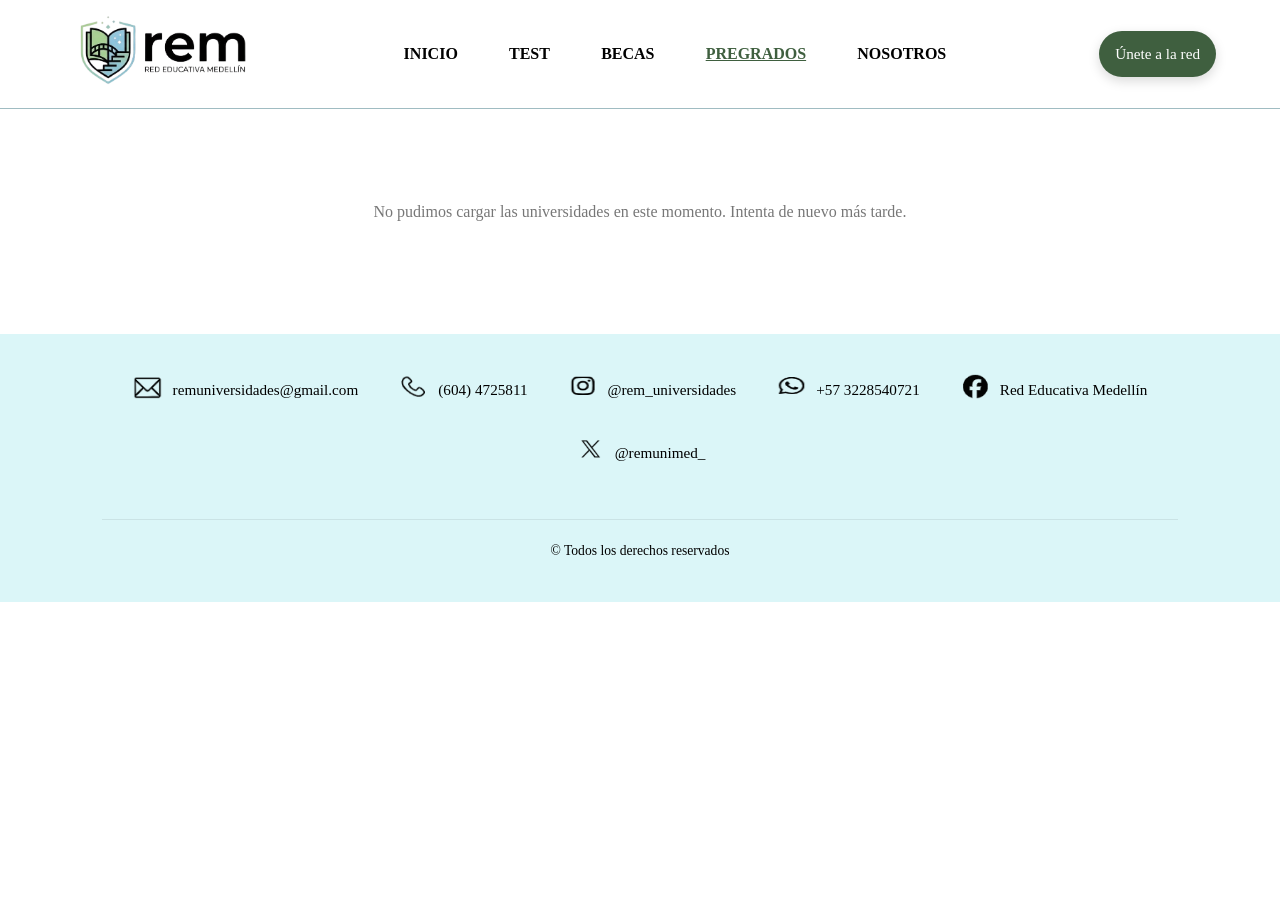
<file: pregrados.html>
<!DOCTYPE html>
<html lang="es">
<head>
    <meta charset="UTF-8">
    <meta name="viewport" content="width=device-width, initial-scale=1.0">
    <title>Pregrados - Red Educativa Medellín</title>
    <link rel="stylesheet" href="CSS/styles.css">
</head>
<body class="bg-pregrados"> 
    <header class="header">
        <div class="logo">
            <a href="index.html" title="Ir al inicio">
                <img src="img/comun/logoderem.png" alt="logo de red educativa medellín">
            </a>
        </div>
        <nav class="navbar">
            <ul>
                <li><a href="index.html">INICIO</a></li>
                <li><a href="test.html">TEST</a></li>
                <li><a href="becas.html">BECAS</a></li>
                <li><a href="pregrados.html" class="active">PREGRADOS</a></li>
                <li><a href="nosotros.html">NOSOTROS</a></li>
            </ul>
        </nav>
        <div class="registro">
            <a class="unete" href="registro.html" id="btn_unete">Únete a la red</a>
        </div>
    </header>


    <main class="pregrados">
        <div class="card-zone" id="zona_universidades">
            <p class="cargando_universidades">Cargando universidades...</p>
        </div>
    </main>






    <footer class="footer">
        <div class="contacto">
            <div class="footer-correo">
                <div class="img_correo"><img src="img/comun/imgcorreo.png" alt="correo"></div>
                <a href="mailto:remuniversidades@gmail.com">remuniversidades@gmail.com</a>
            </div>
            <div class="footer-tel">
                <div class="img_tel"><img src="img/comun/imgtel.png" alt="teléfono"></div>
                <span>(604) 4725811</span>
            </div>
            <div class="footer-insta">
                <div class="img_insta"><img src="img/comun/imginsta.png" alt="instagram"></div>
                <a href="https://www.instagram.com/remuniversidades">@rem_universidades</a>
            </div>
            <div class="footer-whatsapp">
                <div class="img_whats"><img src="img/comun/imgwhatsapp.png" alt="whatsapp"></div>
                <a href="#">+57 3228540721</a>
            </div>
            <div class="footer-facebook">
                <div class="img_face"><img src="img/comun/imgface.png" alt="facebook"></div>
                <a href="https://www.facebook.com/share/18jr8h1ngb/">Red Educativa Medellín</a>
            </div>
            <div class="footer-twitter">
                <div class="img_twitter"><img src="img/comun/imgtwitter.png" alt="twitter"></div>
                <a href="https://x.com/remunimed_">@remunimed_</a>
            </div>
            <div class="copyright">
                <p>&copy; Todos los derechos reservados</p>
            </div>
        </div>
    </footer>

    <script src="js/util.js"></script>
    <script src="js/sesion.js"></script>
    <script src="js/pregrados.js"></script>
</body>
</html>
</file>
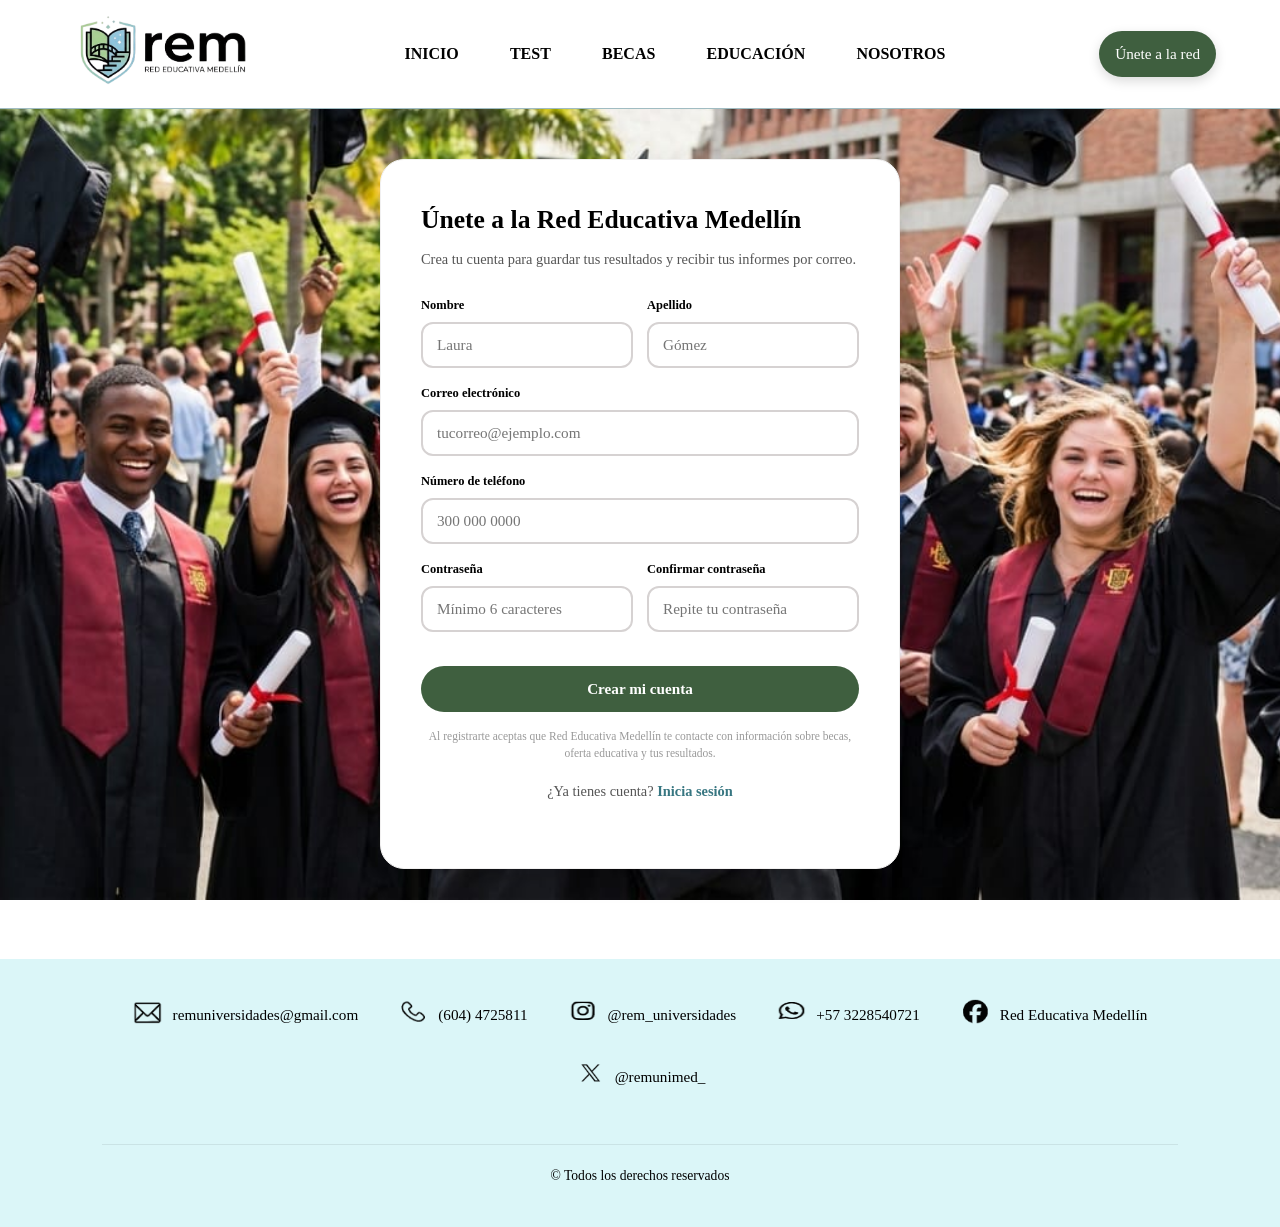
<file: registro.html>
<!DOCTYPE html>
<html lang="es">
<head>
    <meta charset="UTF-8">
    <meta name="viewport" content="width=device-width, initial-scale=1.0">
    <title>Crear cuenta - Red Educativa Medellín</title>
    <link rel="stylesheet" href="CSS/styles.css">
</head>
<body class="fondooo">
    <header class="header">
        <div class="logo">
            <a href="index.html" title="Ir al inicio">
                <img src="img/comun/logoderem.png" alt="logo de red educativa medellín">
            </a>
        </div>
        <nav class="navbar">
            <ul>
                <li><a href="index.html">INICIO</a></li>
                <li><a href="test.html">TEST</a></li>
                <li><a href="becas.html">BECAS</a></li>
                <li><a href="educacion.html">EDUCACIÓN</a></li>
                <li><a href="nosotros.html">NOSOTROS</a></li>
            </ul>
        </nav>
        <div class="registro">
            <a class="unete" href="registro.html" id="btn_unete">Únete a la red</a>
        </div>
    </header>

    <main>
        <section class="pagina_angosta">
            <div class="caja_formulario">
                <h1>Únete a la Red Educativa Medellín</h1>
                <p>Crea tu cuenta para guardar tus resultados y recibir tus informes por correo.</p>

                <div class="mensaje_error" id="aviso_correo" style="display:none;"></div>

                <form id="form_registro" novalidate>
                    <div class="fila_campos">
                        <div class="campo_modal">
                            <label for="campo_nombre">Nombre</label>
                            <input type="text" id="campo_nombre" placeholder="Laura" autocomplete="given-name" required>
                        </div>
                        <div class="campo_modal">
                            <label for="campo_apellido">Apellido</label>
                            <input type="text" id="campo_apellido" placeholder="Gómez" autocomplete="family-name" required>
                        </div>
                    </div>
                    <div class="campo_modal">
                        <label for="campo_correo">Correo electrónico</label>
                        <input type="email" id="campo_correo" placeholder="tucorreo@ejemplo.com" autocomplete="email" required>
                    </div>
                    <div class="campo_modal">
                        <label for="campo_telefono">Número de teléfono</label>
                        <input type="tel" id="campo_telefono" placeholder="300 000 0000" autocomplete="tel" required>
                    </div>
                    <div class="fila_campos">
                        <div class="campo_modal">
                            <label for="campo_clave">Contraseña</label>
                            <input type="password" id="campo_clave" placeholder="Mínimo 6 caracteres" autocomplete="new-password" required>
                        </div>
                        <div class="campo_modal">
                            <label for="campo_confirmar">Confirmar contraseña</label>
                            <input type="password" id="campo_confirmar" placeholder="Repite tu contraseña" autocomplete="new-password" required>
                        </div>
                    </div>
                    <div class="error_modal" id="mensaje_error"></div>
                    <div class="acciones_modal">
                        <button type="submit" class="btn_principal" id="btn_registrar">Crear mi cuenta</button>
                    </div>
                    <p class="nota_modal">Al registrarte aceptas que Red Educativa Medellín te contacte con información sobre becas, oferta educativa y tus resultados.</p>
                </form>

                <p class="enlace_secundario">¿Ya tienes cuenta? <a href="login.html" id="enlace_login">Inicia sesión</a></p>
            </div>
        </section>
    </main>

    <footer class="footer">
        <div class="contacto">
            <div class="footer-correo">
                <div class="img_correo"><img src="img/comun/imgcorreo.png" alt="correo"></div>
                <a href="mailto:remuniversidades@gmail.com">remuniversidades@gmail.com</a>
            </div>
            <div class="footer-tel">
                <div class="img_tel"><img src="img/comun/imgtel.png" alt="teléfono"></div>
                <span>(604) 4725811</span>
            </div>
            <div class="footer-insta">
                <div class="img_insta"><img src="img/comun/imginsta.png" alt="instagram"></div>
                <a href="https://www.instagram.com/remuniversidades">@rem_universidades</a>
            </div>
            <div class="footer-whatsapp">
                <div class="img_whats"><img src="img/comun/imgwhatsapp.png" alt="whatsapp"></div>
                <a href="#">+57 3228540721</a>
            </div>
            <div class="footer-facebook">
                <div class="img_face"><img src="img/comun/imgface.png" alt="facebook"></div>
                <a href="https://www.facebook.com/share/18jr8h1ngb/">Red Educativa Medellín</a>
            </div>
            <div class="footer-twitter">
                <div class="img_twitter"><img src="img/comun/imgtwitter.png" alt="twitter"></div>
                <a href="https://x.com/remunimed_">@remunimed_</a>
            </div>
            <div class="copyright">
                <p>&copy; Todos los derechos reservados</p>
            </div>
        </div>
    </footer>

    <script src="js/util.js"></script>
    <script src="js/sesion.js"></script>
    <script src="js/registro.js"></script>
</body>
</html>
</file>
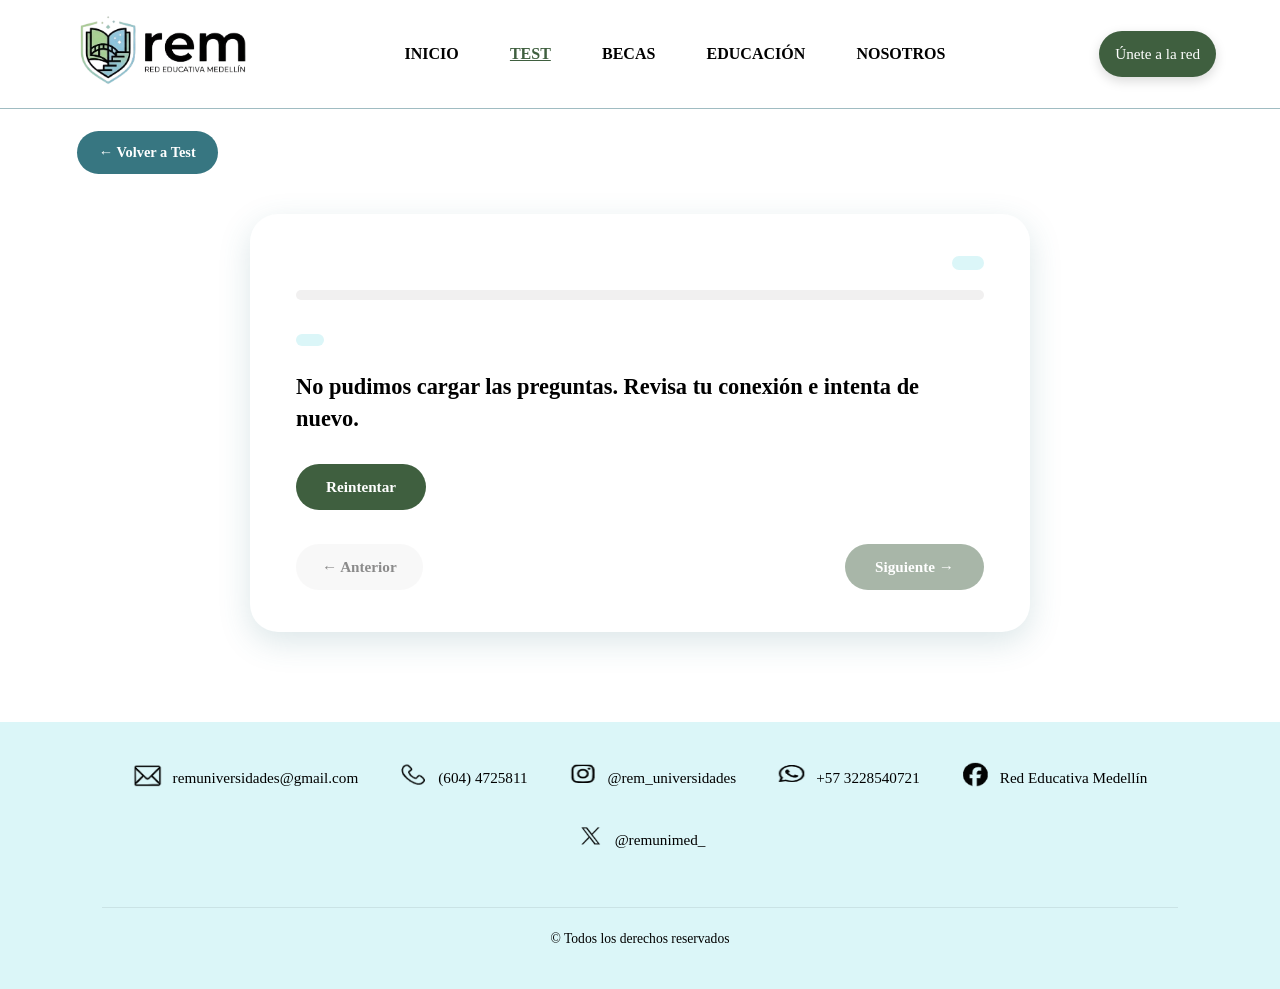
<file: test-admision.html>
<!DOCTYPE html>
<html lang="es">
<head>
    <meta charset="UTF-8">
    <meta name="viewport" content="width=device-width, initial-scale=1.0">
    <title>Simulacro de Admisión - Red Educativa Medellín</title>
    <link rel="stylesheet" href="CSS/styles.css">
</head>
<body>
    <header class="header">
        <div class="logo">
            <a href="index.html" title="Ir al inicio">
                <img src="img/comun/logoderem.png" alt="logo de red educativa medellín">
            </a>
        </div>
        <nav class="navbar">
            <ul>
                <li><a href="index.html">INICIO</a></li>
                <li><a href="test.html" class="active">TEST</a></li>
                <li><a href="becas.html">BECAS</a></li>
                <li><a href="educacion.html">EDUCACIÓN</a></li>
                <li><a href="nosotros.html">NOSOTROS</a></li>
            </ul>
        </nav>
        <div class="registro">
            <a class="unete" href="registro.html" id="btn_unete">Únete a la red</a>
        </div>
    </header>

    <a class="volver_test" href="test.html">← Volver a Test</a>

    <main>
        <section id="pantalla_test">
            <div class="caja_test">
                <div class="barra_test">
                    <span class="contador" id="contador"></span>
                    <span class="cronometro" id="cronometro"></span>
                </div>
                <div class="barra_avance"><div class="avance" id="avance"></div></div>

                <span class="etiqueta_area" id="etiqueta_area"></span>
                <p class="pregunta" id="pregunta">Cargando preguntas...</p>
                <button type="button" class="btn_principal" id="btn_reintentar" style="display:none;">Reintentar</button>

                <div class="lista_opciones" id="lista_opciones"></div>

                <div class="navegacion_test">
                    <button type="button" class="btn_secundario" id="btn_anterior">← Anterior</button>
                    <button type="button" class="btn_principal" id="btn_siguiente" disabled>Siguiente →</button>
                </div>
            </div>
        </section>

        <section id="pantalla_resultados" style="display:none;">
            <div class="resultados">
                <p class="aviso_tiempo" id="aviso_tiempo" style="display:none;"> Se acabó el tiempo. Aquí tienes tus resultados con las preguntas que alcanzaste a responder.</p>

                <div class="resumen">
                    <div id="grafico"></div>
                    <div class="resumen_texto">
                        <div class="etiqueta">Resultado de tu simulacro</div>
                        <h2 id="titulo_resultado">—</h2>
                        <p id="texto_resultado"></p>
                    </div>
                    <div class="puntaje">
                        <span class="numero" id="numero_puntaje">0</span>
                        <span class="texto">Puntaje est. /500</span>
                    </div>
                </div>

                <div class="cuadro_resultado">
                    <h3>Resultados por competencia</h3>
                    <div id="barras_areas"></div>
                </div>

                <div class="cuadro_resultado">
                    <h3>Revisión de respuestas</h3>
                    <div class="ver_revision">
                        <button type="button" class="btn_borde" id="btn_revision">Ver revisión de respuestas ↓</button>
                    </div>
                    <div class="lista_revision" id="lista_revision"></div>
                </div>

                <div class="cuadro_informe">
                    <h3> Recibe tu informe completo</h3>
                    <p>Regístrate con tu correo para enviarte este informe o descargarlo en un archivo que puedes guardar o imprimir.</p>
                    <div class="acciones_informe">
                        <button type="button" class="btn_principal" id="btn_enviar">Enviar a mi correo</button>
                        <button type="button" class="btn_borde" id="btn_descargar">Descargar informe</button>
                    </div>
                    <p class="aviso_informe" id="aviso_informe"></p>
                </div>

                <div class="repetir_test">
                    <a id="btn_repetir">Volver a hacer el simulacro</a>
                </div>
            </div>
        </section>
    </main>

    <footer class="footer">
        <div class="contacto">
            <div class="footer-correo">
                <div class="img_correo"><img src="img/comun/imgcorreo.png" alt="correo"></div>
                <a href="mailto:remuniversidades@gmail.com">remuniversidades@gmail.com</a>
            </div>
            <div class="footer-tel">
                <div class="img_tel"><img src="img/comun/imgtel.png" alt="teléfono"></div>
                <span>(604) 4725811</span>
            </div>
            <div class="footer-insta">
                <div class="img_insta"><img src="img/comun/imginsta.png" alt="instagram"></div>
                <a href="https://www.instagram.com/remuniversidades">@rem_universidades</a>
            </div>
            <div class="footer-whatsapp">
                <div class="img_whats"><img src="img/comun/imgwhatsapp.png" alt="whatsapp"></div>
                <a href="#">+57 3228540721</a>
            </div>
            <div class="footer-facebook">
                <div class="img_face"><img src="img/comun/imgface.png" alt="facebook"></div>
                <a href="https://www.facebook.com/share/18jr8h1ngb/">Red Educativa Medellín</a>
            </div>
            <div class="footer-twitter">
                <div class="img_twitter"><img src="img/comun/imgtwitter.png" alt="twitter"></div>
                <a href="https://x.com/remunimed_">@remunimed_</a>
            </div>
            <div class="copyright">
                <p>&copy; Todos los derechos reservados</p>
            </div>
        </div>
    </footer>

    <script src="js/util.js"></script>
    <script src="js/sesion.js"></script>
    <script src="js/quiz-common.js"></script>
    <script src="js/data-admision.js"></script>
    <script src="js/quiz-admision.js"></script>
</body>
</html>
</file>
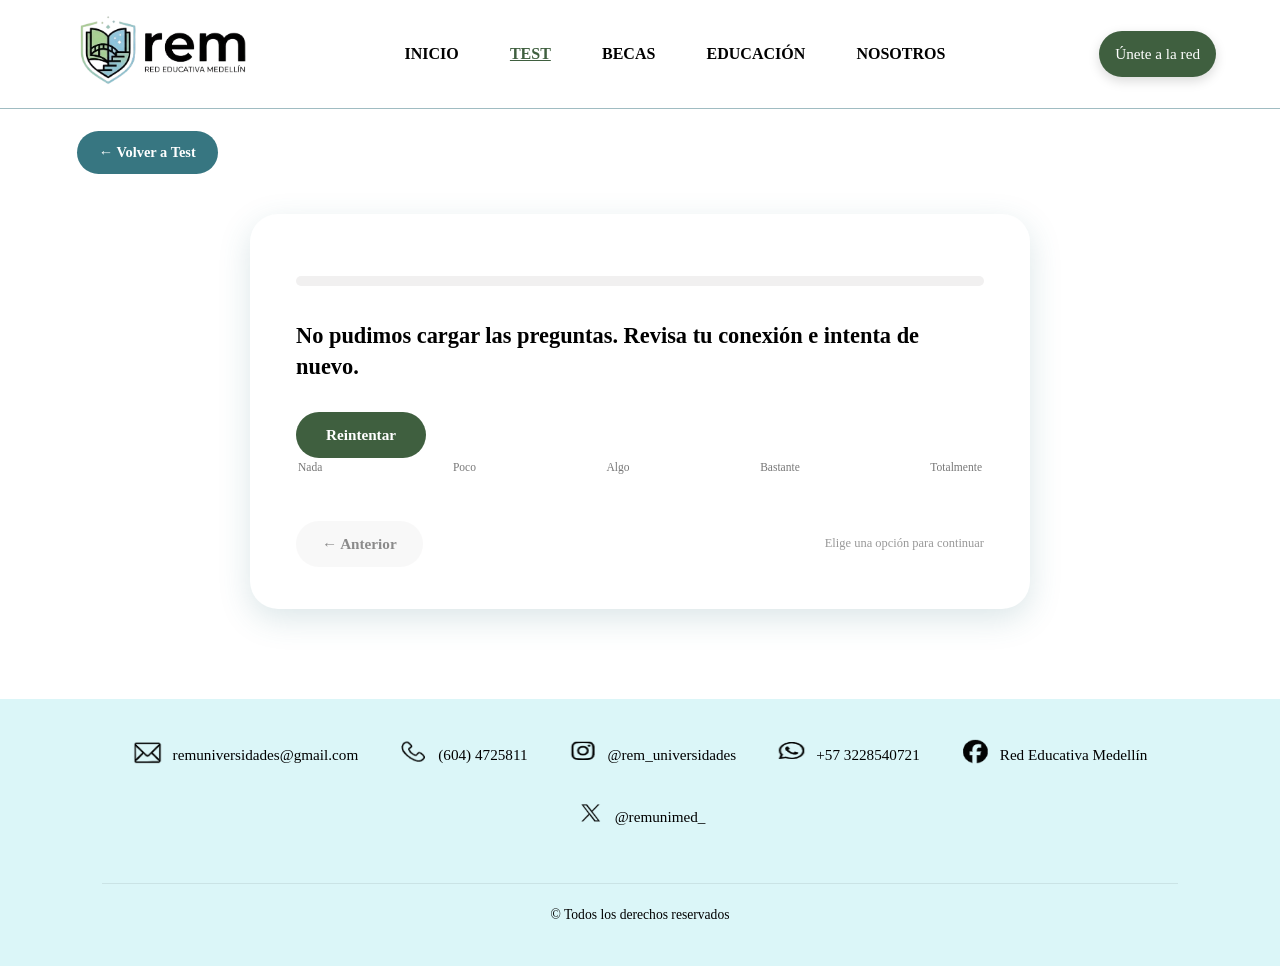
<file: test-vocacional.html>
<!DOCTYPE html>
<html lang="es">
<head>
    <meta charset="UTF-8">
    <meta name="viewport" content="width=device-width, initial-scale=1.0">
    <title>Test Vocacional - Red Educativa Medellín</title>
    <link rel="stylesheet" href="CSS/styles.css">
</head>
<body>
    <header class="header">
        <div class="logo">
            <a href="index.html" title="Ir al inicio">
                <img src="img/comun/logoderem.png" alt="logo de red educativa medellín">
            </a>
        </div>
        <nav class="navbar">
            <ul>
                <li><a href="index.html">INICIO</a></li>
                <li><a href="test.html" class="active">TEST</a></li>
                <li><a href="becas.html">BECAS</a></li>
                <li><a href="educacion.html">EDUCACIÓN</a></li>
                <li><a href="nosotros.html">NOSOTROS</a></li>
            </ul>
        </nav>
        <div class="registro">
            <a class="unete" href="registro.html" id="btn_unete">Únete a la red</a>
        </div>
    </header>

    <a class="volver_test" href="test.html">← Volver a Test</a>

    <main>
        <section id="pantalla_test">
            <div class="caja_test">
                <div class="barra_test">
                    <span class="contador" id="contador"></span>
                </div>
                <div class="barra_avance"><div class="avance" id="avance"></div></div>

                <p class="pregunta" id="pregunta">Cargando preguntas...</p>
                <button type="button" class="btn_principal" id="btn_reintentar" style="display:none;">Reintentar</button>

                <div class="titulos_escala">
                    <span>Nada</span><span>Poco</span><span>Algo</span><span>Bastante</span><span>Totalmente</span>
                </div>
                <div class="fila_escala" id="fila_escala"></div>

                <div class="navegacion_test">
                    <button type="button" class="btn_secundario" id="btn_anterior">← Anterior</button>
                    <span class="aviso_siguiente">Elige una opción para continuar</span>
                </div>
            </div>
        </section>

        <section id="pantalla_resultados" style="display:none;">
            <div class="resultados">
                <div class="resumen">
                    <div id="grafico"></div>
                    <div class="resumen_texto">
                        <div class="etiqueta">Tu perfil vocacional predominante</div>
                        <h2 id="titulo_resultado">—</h2>
                        <p id="texto_resultado"></p>
                    </div>
                </div>

                <div class="cuadro_resultado">
                    <h3>Resultados por área</h3>
                    <div id="barras_areas"></div>
                </div>

                <div class="cuadro_resultado" id="detalle_areas"></div>

                <div class="cuadro_informe">
                    <h3> Recibe tu informe completo</h3>
                    <p>Regístrate con tu correo para enviarte este informe o descargarlo en un archivo que puedes guardar o imprimir.</p>
                    <div class="acciones_informe">
                        <button type="button" class="btn_principal" id="btn_enviar">Enviar a mi correo</button>
                        <button type="button" class="btn_borde" id="btn_descargar">Descargar informe</button>
                    </div>
                    <p class="aviso_informe" id="aviso_informe"></p>
                </div>

                <div class="repetir_test">
                    <a id="btn_repetir">Volver a hacer el test</a>
                </div>
            </div>
        </section>
    </main>

    <footer class="footer">
        <div class="contacto">
            <div class="footer-correo">
                <div class="img_correo"><img src="img/comun/imgcorreo.png" alt="correo"></div>
                <a href="mailto:remuniversidades@gmail.com">remuniversidades@gmail.com</a>
            </div>
            <div class="footer-tel">
                <div class="img_tel"><img src="img/comun/imgtel.png" alt="teléfono"></div>
                <span>(604) 4725811</span>
            </div>
            <div class="footer-insta">
                <div class="img_insta"><img src="img/comun/imginsta.png" alt="instagram"></div>
                <a href="https://www.instagram.com/remuniversidades">@rem_universidades</a>
            </div>
            <div class="footer-whatsapp">
                <div class="img_whats"><img src="img/comun/imgwhatsapp.png" alt="whatsapp"></div>
                <a href="#">+57 3228540721</a>
            </div>
            <div class="footer-facebook">
                <div class="img_face"><img src="img/comun/imgface.png" alt="facebook"></div>
                <a href="https://www.facebook.com/share/18jr8h1ngb/">Red Educativa Medellín</a>
            </div>
            <div class="footer-twitter">
                <div class="img_twitter"><img src="img/comun/imgtwitter.png" alt="twitter"></div>
                <a href="https://x.com/remunimed_">@remunimed_</a>
            </div>
            <div class="copyright">
                <p>&copy; Todos los derechos reservados</p>
            </div>
        </div>
    </footer>

    <script src="js/util.js"></script>
    <script src="js/sesion.js"></script>
    <script src="js/quiz-common.js"></script>
    <script src="js/data-vocacional.js"></script>
    <script src="js/quiz-vocacional.js"></script>
</body>
</html>
</file>
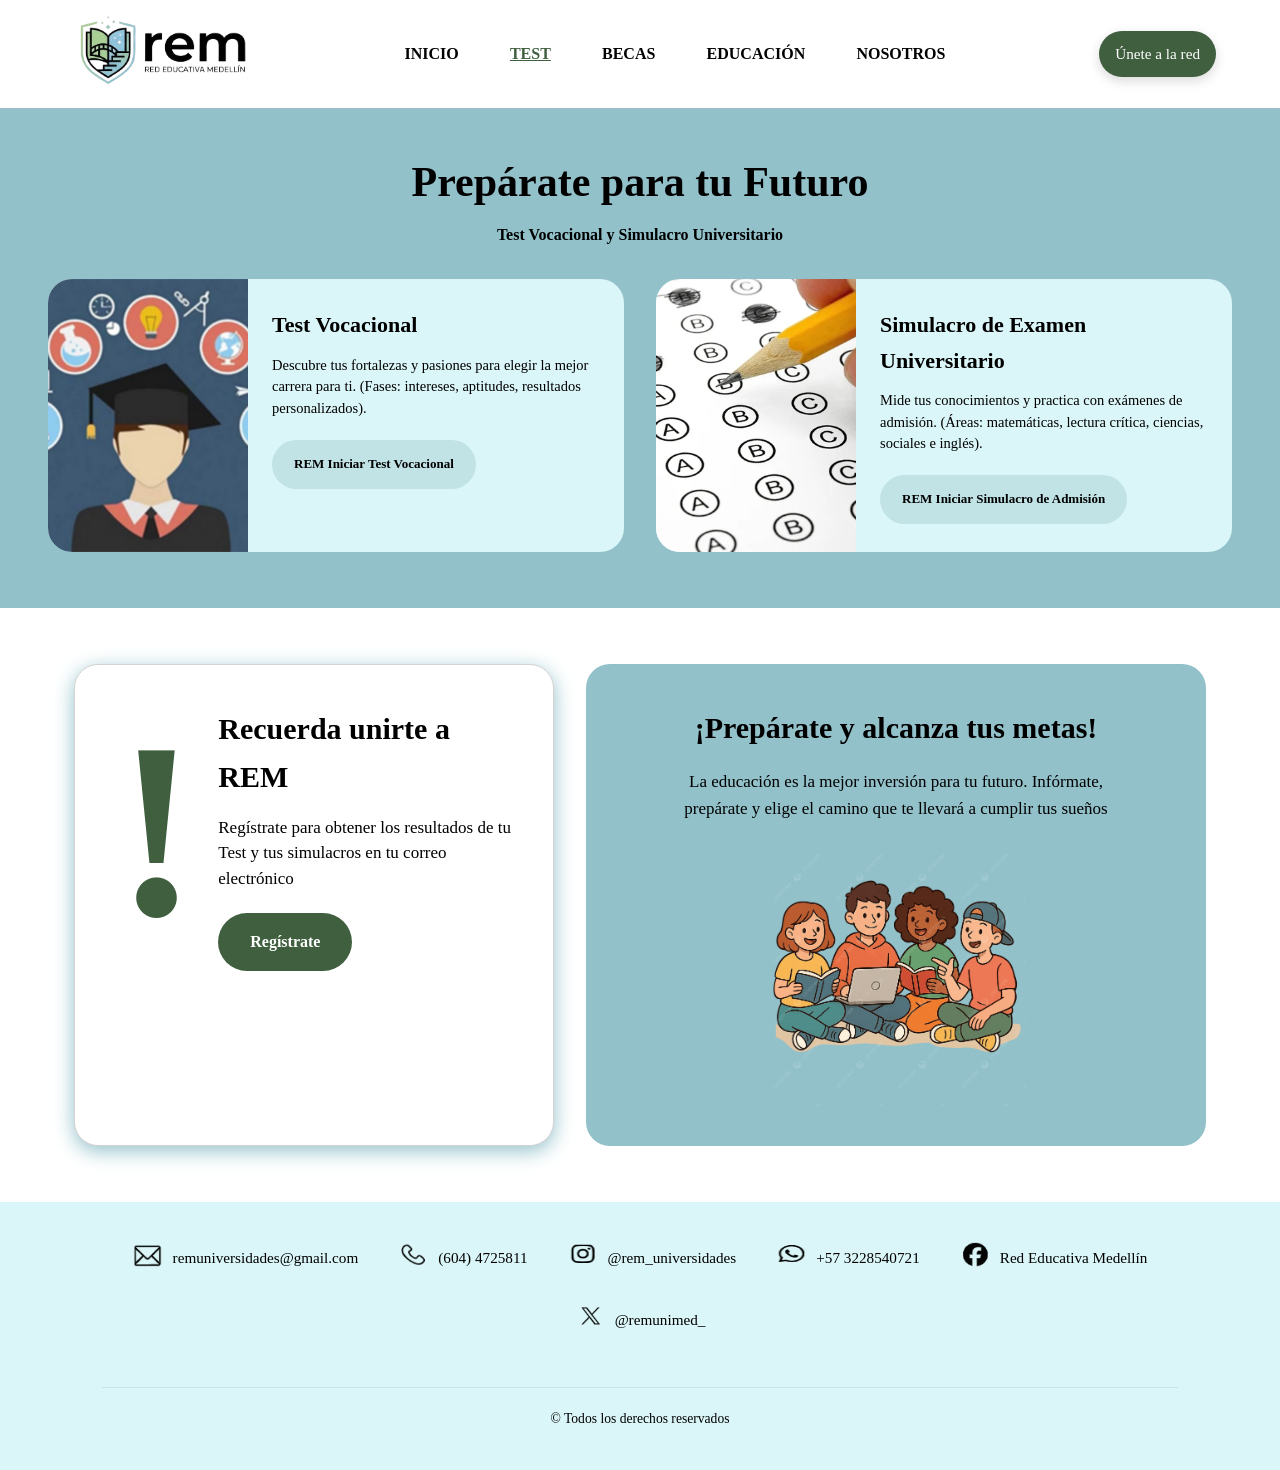
<file: test.html>
<!DOCTYPE html>
<html lang="es">
<head>
    <meta charset="UTF-8">
    <meta name="viewport" content="width=device-width, initial-scale=1.0">
    <title>Test - Red Educativa Medellín</title>
    <link rel="stylesheet" href="CSS/styles.css">
</head>
<body>
    <header class="header">
        <div class="logo">
            <a href="index.html" title="Ir al inicio">
                <img src="img/comun/logoderem.png" alt="logo de red educativa medellín">
            </a>
        </div>
        <nav class="navbar">
            <ul>
                <li><a href="index.html">INICIO</a></li>
                <li><a href="test.html" class="active">TEST</a></li>
                <li><a href="becas.html">BECAS</a></li>
                <li><a href="educacion.html">EDUCACIÓN</a></li>
                <li><a href="nosotros.html">NOSOTROS</a></li>
            </ul>
        </nav>
        <div class="registro">
            <a class="unete" href="registro.html" id="btn_unete">Únete a la red</a>
        </div>
    </header>

  <section class="hero">
    <h1>Prepárate para tu Futuro</h1>
    <p class="hero-sub">Test Vocacional y Simulacro Universitario</p>

    <div class="cards-row">

      <article class="test-card">
        <div class="test-card-image">
          <img src="img/imgtest/MAQGXRHAPBH4PAXPJ5ZHO2A2JU.avif" alt="Ilustración de estudiante vocacional">
        </div>
        <div class="test-card-body">
          <h2>Test Vocacional</h2>
          <p>Descubre tus fortalezas y pasiones para elegir la mejor carrera para ti. (Fases: intereses, aptitudes, resultados personalizados).</p>
          <a class="btn-cta" href="test-vocacional.html">REM Iniciar Test Vocacional</a>
        </div>
      </article>

     
      <article class="test-card">
        <div class="test-card-image">
          <img src="img/imgtest/CEST_13-consejos-para-que-apruebes-el-examen-de-admision-para-universidad.webp" alt="Hoja de examen tipo test">
        </div>
        <div class="test-card-body">
          <h2>Simulacro de Examen Universitario</h2>
          <p>Mide tus conocimientos y practica con exámenes de admisión. (Áreas: matemáticas, lectura crítica, ciencias, sociales e inglés).</p>
          <a class="btn-cta" href="test-admision.html">REM Iniciar Simulacro de Admisión</a>
        </div>
      </article>

    </div>
  </section>

  
  <section class="bottom-section">

    <div class="register-card">
      <div class="alert-icon">!</div>
      <div class="register-content">
        <h2 id="titulo_registro">Recuerda unirte a REM</h2>
        <p id="texto_registro">Regístrate para obtener los resultados de tu Test y tus simulacros en tu correo electrónico</p>
        <a class="btn-register" href="registro.html" id="btn_registrate">Regístrate</a>
      </div>
    </div>

    <div class="goals-card">
      <h2>¡Prepárate y alcanza tus metas!</h2>
      <p>La educación es la mejor inversión para tu futuro. Infórmate, prepárate y elige el camino que te llevará a cumplir tus sueños</p>
      <div class="goals-image">
        <img src="img/imgtest/pngtree-youth-day-illustration-with-teenagers-studying-together-png-image_21537520.png" alt="Ilustración de estudiantes estudiando juntos">
      </div>
    </div>

  </section>

    <footer class="footer">
        <div class="contacto">
            <div class="footer-correo">
                <div class="img_correo"><img src="img/comun/imgcorreo.png" alt="correo"></div>
                <a href="mailto:remuniversidades@gmail.com">remuniversidades@gmail.com</a>
            </div>
            <div class="footer-tel">
                <div class="img_tel"><img src="img/comun/imgtel.png" alt="teléfono"></div>
                <span>(604) 4725811</span>
            </div>
            <div class="footer-insta">
                <div class="img_insta"><img src="img/comun/imginsta.png" alt="instagram"></div>
                <a href="https://www.instagram.com/remuniversidades">@rem_universidades</a>
            </div>
            <div class="footer-whatsapp">
                <div class="img_whats"><img src="img/comun/imgwhatsapp.png" alt="whatsapp"></div>
                <a href="#">+57 3228540721</a>
            </div>
            <div class="footer-facebook">
                <div class="img_face"><img src="img/comun/imgface.png" alt="facebook"></div>
                <a href="https://www.facebook.com/share/18jr8h1ngb/">Red Educativa Medellín</a>
            </div>
            <div class="footer-twitter">
                <div class="img_twitter"><img src="img/comun/imgtwitter.png" alt="twitter"></div>
                <a href="https://x.com/remunimed_">@remunimed_</a>
            </div>
            <div class="copyright">
                <p>&copy; Todos los derechos reservados</p>
            </div>
        </div>
    </footer>

    <script src="js/util.js"></script>
    <script src="js/sesion.js"></script>
</body>
</html>
</file>
<file: CSS/styles.css>
/* ==========================================================================
   RESET Y VARIABLES
   ========================================================================== */

* {
    margin: 0;
    padding: 0;
    box-sizing: border-box;
}

:root {
    --cian_claro: #dbf6f8;
    --light: #ffffff;
    --dark: #000000;
    --cian: #c1e3e6;
    --celeste_apagado: #92c1ca;
    --celeste: #377681;
    --celeste_apagadito: #a0bcc2;
    --verde_apagado: #3f5f3f;
    --gris_claro: #d6d2d2;
    --gris_clarito: #f1f0f0;
}

body {
    font-family: Georgia, 'Times New Roman', Times, serif;
    background-color: var(--light);
    color: var(--dark);
    overflow-x: hidden;
    line-height: 1.6;
}

/* ==========================================================================
   HEADER
   ========================================================================== */

.header {
    display: flex;
    justify-content: space-between;
    align-items: center;
    padding: 10px 5%;
    background: var(--light);
    border-bottom: 1px solid var(--celeste_apagadito);
    position: sticky;
    top: 0;
    z-index: 1000;
    gap: 20px;
}

.logo img {
    height: 80px;
    transition: transform 0.4s;
}

.logo img:hover {
    transform: scale(1.05);
}

.logo a {
    display: block;
}

.navbar {
    display: flex;
    align-items: center;
    justify-content: center;
    flex: 1;
    min-width: 0;
}

.navbar ul {
    display: flex;
    list-style: none;
    gap: clamp(16px, 4vw, 70px);
    align-items: center;
    flex-wrap: wrap;
    justify-content: center;
}

.navbar a {
    text-decoration: none;
    color: var(--dark);
    font-weight: 600;
    font-size: 1rem;
    transition: color 0.3s;
}

.navbar a:hover, .navbar a.active {
    text-decoration: underline;
    color: var(--verde_apagado);
}

.registro {
    background: var(--verde_apagado);
    padding: 10px 16px;
    border-radius: 30px;
    box-shadow: 0 4px 12px rgba(0, 0, 0, 0.15);
    margin-left: 15px;
    flex-shrink: 0;
}

.unete {
    background: none;
    border: none;
    color: white;
    font-size: 0.95rem;
    cursor: pointer;
    white-space: nowrap;
    text-decoration: none;
    display: inline-block;
}

/* ==========================================================================
   FOOTER
   ========================================================================== */

.footer {
    background-color: var(--cian_claro);
    padding: 40px 8%;
}

.contacto {
    display: flex;
    flex-wrap: wrap;
    justify-content: center;
    align-items: center;
    gap: 30px 40px;
    max-width: 1200px;
    margin: 0 auto;
}

.footer-correo, .footer-tel, .footer-insta, .footer-whatsapp, .footer-facebook, .footer-twitter {
    display: flex;
    align-items: center;
    gap: 10px;
    font-size: 0.95rem;
}

.img_correo img, .img_tel img, .img_insta img, .img_whats img, .img_face img, .img_twitter img {
    width: 30px;
    height: 25px;
}

.contacto i {
    font-size: 1.2rem;
    color: var(--dark);
}

.contacto a {
    text-decoration: none;
    color: var(--dark);
    font-weight: 500;
    transition: color 0.2s;
}

.contacto a:hover {
    color: var(--verde_apagado);
}

.contacto span {
    font-weight: 500;
}

.copyright {
    width: 100%;
    text-align: center;
    margin-top: 20px;
    border-top: 1px solid rgba(0, 0, 0, 0.08);
    padding-top: 20px;
    font-size: 0.85rem;
    color: var(--dark);
}

/* ==========================================================================
   BOTONES (componentes compartidos en varias páginas)
   ========================================================================== */

.btn_principal {
    background: var(--verde_apagado);
    color: var(--light);
    border: none;
    padding: 14px 30px;
    border-radius: 999px;
    font-weight: 700;
    font-size: 0.95rem;
    cursor: pointer;
    transition: filter 0.2s, transform 0.15s;
    font-family: inherit;
}

.btn_principal:hover {
    filter: brightness(0.92);
}

.btn_principal:active {
    transform: scale(0.98);
}

.btn_principal:disabled {
    opacity: 0.45;
    cursor: not-allowed;
    filter: none;
}

.btn_secundario {
    background: var(--gris_clarito);
    color: var(--dark);
    border: none;
    padding: 14px 26px;
    border-radius: 999px;
    font-weight: 700;
    font-size: 0.95rem;
    cursor: pointer;
    transition: background 0.2s;
    font-family: inherit;
}

.btn_secundario:hover {
    background: var(--gris_claro);
}

.btn_secundario:disabled {
    opacity: 0.45;
    cursor: not-allowed;
}

.btn_borde {
    background: transparent;
    border: 2px solid var(--celeste);
    color: var(--celeste);
    padding: 12px 26px;
    border-radius: 999px;
    font-weight: 700;
    font-size: 0.9rem;
    cursor: pointer;
    font-family: inherit;
    transition: background 0.2s;
}

.btn_borde:hover {
    background: var(--cian_claro);
}

/* ==========================================================================
   INICIO (index.html)
   ========================================================================== */

.main {
    height: 900px;
    width: 100;
    flex: 1;
    background: linear-gradient(to bottom, var(--cian_claro) 50%, #ffffff 50%);
    display: grid;
    grid-template-columns: 1.4fr 0.6fr;
    gap: 50px;
    justify-content: center;
    align-items: center;
}

.main_texto h1 {
    padding-left: 20px;
    font-size: 40px;
    color: #000000;
    font-weight: 700;
    margin-bottom: 20px;
    line-height: 1.25;
}

.simplifica {
    padding-left: 20px;
    font-size: 20px;
    color: #000000;
    font-style: italic;
    font-weight: 400;
}

.video-principal {
    width: 100%;
    height:100%;
    object-fit: cover;
    display: block;
    border-bottom-left-radius: 20px;
    position: relative;
    z-index: 1;
    transform: scaleY(1.05);
    transform-origin: top;
    grid-row: 1 / span 2;
    grid-column: 2;
}

.cuadros {
    padding: 0 20px 0 20px;
    grid-column: 1 / -1;
    justify-content: space-between;
    display: flex;
    gap: 30px;
    margin-top: -480px;
    position: relative;
    z-index: 10;
}

.conexion-cuadro, .conexion-cuadro:visited, .conexion-cuadro:hover, .conexion-cuadro:active {
    text-decoration: none;
    color: #000000;
}

.vocacional, .admision, .universidades {
    background: var(--gris_clarito);
    flex: 1;
    border-radius: 25px;
    border: 1px solid rgba(0, 0, 0, 0.02);
    display: flex;
    flex-direction: column;
    gap: 15px;
    box-shadow: 0 5px 20px var(--celeste_apagado);
}

.vocacional {
    padding: 15px 20px;
}

.admision, .universidades {
    padding: 35px 30px;
}

.vocacional img, .admision img, .universidades img {
    width: 160px;
    height: 160px;
    object-fit: contain;
}

/* ==========================================================================
   EDUCACIÓN (educacion.html)
   ========================================================================== */

.bg-educacion {
    background-color: #92c1ca;
    background-size: contain;
    background-position: center;
    background-repeat: repeat;
    background-attachment: fixed;
}

.card-zone {
    display: flex;
    justify-content: space-between;
    flex-wrap: wrap;
    gap: 30px;
    width: 90%;
    margin: 30px auto 20px auto;
}

.card-zone::after {
    content: "";
    width: 430px;
}

.cargando_universidades {
    width: 100%;
    text-align: center;
    color: #777;
    padding: 60px 20px;
}

.card {
    width: 430px;
    height: 160px;
    background: var(--celeste);
    border-radius: 25px;
    display: flex;
    overflow: hidden;
    box-shadow: 0 6px 18px rgba(0, 0, 0, 0.12);
}

.logo-card {
    width: 38%;
    background: white;
    display: flex;
    justify-content: center;
    align-items: center;
    padding: 10px;
}

.logo-card img {
    width: 110px;
    max-height: 110px;
    object-fit: contain;
}

.info {
    width: 62%;
    padding: 18px 16px;
    color: white;
    display: flex;
    flex-direction: column;
    justify-content: center;
    gap: 12px;
}

.info h2 {
    font-size: 0.9rem;
    font-weight: 700;
    line-height: 1.4;
}

.info a {
    color: white;
    font-size: 0.9rem;
    text-decoration: underline;
}

/* ==========================================================================
   TEST — página de entrada (test.html)
   ========================================================================== */

.hero {
    background: var(--celeste_apagado);
    padding: 40px 48px 56px;
    text-align: center;
}

.hero h1 {
    font-size: 42px;
    font-weight: 800;
    color: var(--dark);
}

.hero-sub {
    font-weight: 700;
    font-size: 16px;
    margin-top: 6px;
    margin-bottom: 32px;
    color: var(--dark);
}

.cards-row {
    display: flex;
    gap: 32px;
    max-width: 1250px;
    margin: 0 auto;
    flex-wrap: wrap;
    justify-content: center;
}

.test-card {
    background: var(--cian_claro);
    border-radius: 24px;
    display: flex;
    overflow: hidden;
    flex: 1 1 560px;
    max-width: 610px;
    text-align: left;
}

.test-card-image {
    flex: 0 0 200px;
    overflow: hidden;
    position: relative;
}

.test-card-image img {
    width: 100%;
    height: 100%;
    object-fit: cover;
    display: block;
}

.test-card-body {
    padding: 28px 28px 28px 24px;
    display: flex;
    flex-direction: column;
    gap: 12px;
}

.test-card-body h2 {
    font-size: 22px;
    font-weight: 800;
    color: var(--dark);
}

.test-card-body p {
    font-size: 14.5px;
    line-height: 1.5;
    color: var(--dark);
}

.btn-cta {
    align-self: flex-start;
    margin-top: 8px;
    background: var(--cian);
    border: none;
    color: var(--dark);
    font-weight: 700;
    font-size: 13px;
    padding: 14px 22px;
    border-radius: 999px;
    cursor: pointer;
    transition: background 0.3s;
    text-decoration: none;
    display: inline-block;
}

.btn-cta:hover {
    background: var(--celeste_apagadito);
}

.bottom-section {
    display: flex;
    gap: 32px;
    padding: 56px 48px;
    flex-wrap: wrap;
    justify-content: center;
}

.register-card {
    background: var(--light);
    border: 1px solid var(--gris_claro);
    box-shadow: 0 5px 20px var(--celeste_apagado);
    border-radius: 24px;
    padding: 40px;
    display: flex;
    gap: 20px;
    flex: 1 1 400px;
    max-width: 480px;
}

.alert-icon {
    font-size: 250px;
    font-weight: 900;
    color: var(--verde_apagado);
    line-height: 1;
}

.register-content h2 {
    font-size: 30px;
    font-weight: 800;
    margin-bottom: 14px;
    color: var(--dark);
}

.register-content p {
    font-size: 17px;
    line-height: 1.5;
    margin-bottom: 22px;
    color: var(--dark);
}

.btn-register {
    background: var(--verde_apagado);
    color: var(--light);
    border: none;
    padding: 16px 32px;
    border-radius: 999px;
    font-weight: 700;
    cursor: pointer;
    transition: filter 0.3s;
    text-decoration: none;
    display: inline-block;
}

.btn-register:hover {
    filter: brightness(0.9);
}

.goals-card {
    background: var(--celeste_apagado);
    border-radius: 24px;
    padding: 40px;
    flex: 1 1 500px;
    max-width: 620px;
    text-align: center;
}

.goals-card h2 {
    font-size: 30px;
    font-weight: 800;
    margin-bottom: 16px;
    color: var(--dark);
}

.goals-card p {
    font-size: 17px;
    line-height: 1.6;
    max-width: 480px;
    margin: 0 auto 24px;
    color: var(--dark);
}

.goals-image {
    height: 260px;
    display: flex;
    align-items: flex-end;
    justify-content: center;
}

.goals-image img {
    max-width: 100%;
    max-height: 100%;
    object-fit: contain;
}

/* ==========================================================================
   FLUJO DEL TEST — intro, preguntas y resultados
   (test-vocacional.html / test-admision.html)
   ========================================================================== */

.volver_test {
    display: inline-flex;
    align-items: center;
    gap: 6px;
    margin: 22px 0 0 6%;
    font-size: 0.9rem;
    font-weight: 700;
    color: var(--light);
    text-decoration: none;
    background: var(--celeste);
    padding: 10px 22px;
    border-radius: 999px;
}

.volver_test:hover {
    background: var(--verde_apagado);
}

.caja_test {
    max-width: 780px;
    margin: 40px auto 90px;
    background: var(--light);
    border-radius: 28px;
    box-shadow: 0 10px 32px rgba(55, 118, 129, 0.18);
    padding: 42px 46px;
}

.barra_test {
    display: flex;
    justify-content: space-between;
    align-items: center;
    gap: 16px;
    flex-wrap: wrap;
    margin-bottom: 20px;
}

.contador {
    font-weight: 700;
    font-size: 0.85rem;
    color: var(--celeste);
    letter-spacing: 0.02em;
}

.cronometro {
    font-weight: 700;
    font-size: 0.85rem;
    background: var(--cian_claro);
    color: var(--celeste);
    padding: 7px 16px;
    border-radius: 999px;
    display: inline-flex;
    align-items: center;
    gap: 6px;
}

.cronometro.poco {
    background: #f6dede;
    color: #963b3b;
}

.barra_avance {
    width: 100%;
    height: 10px;
    background: var(--gris_clarito);
    border-radius: 999px;
    overflow: hidden;
    margin-bottom: 34px;
}

.avance {
    height: 100%;
    background: linear-gradient(90deg, var(--celeste), var(--celeste_apagado));
    border-radius: 999px;
    transition: width 0.4s ease;
    width: 0%;
}

.etiqueta_area {
    display: inline-block;
    font-size: 0.72rem;
    font-weight: 700;
    letter-spacing: 0.05em;
    text-transform: uppercase;
    color: var(--celeste);
    background: var(--cian_claro);
    padding: 6px 14px;
    border-radius: 999px;
    margin-bottom: 18px;
}

.pregunta {
    font-size: 1.4rem;
    font-weight: 700;
    line-height: 1.4;
    margin-bottom: 30px;
    min-height: 2.8rem;
}

.fila_escala {
    display: flex;
    gap: 10px;
    margin-bottom: 10px;
}

.opcion_escala {
    flex: 1;
    border: 2px solid var(--gris_claro);
    background: var(--light);
    border-radius: 16px;
    padding: 18px 8px 14px;
    text-align: center;
    cursor: pointer;
    font-size: 0.76rem;
    font-weight: 600;
    line-height: 1.25;
    transition: border-color 0.2s, background 0.2s, transform 0.15s;
    font-family: inherit;
    color: var(--dark);
}

.opcion_escala .punto {
    width: 22px;
    height: 22px;
    border-radius: 50%;
    border: 2px solid var(--celeste_apagadito);
    margin: 0 auto 10px;
    transition: background 0.2s, border-color 0.2s;
}

.opcion_escala:hover {
    border-color: var(--celeste_apagado);
}

.opcion_escala:active {
    transform: scale(0.97);
}

.opcion_escala.marcada {
    border-color: var(--celeste);
    background: var(--cian_claro);
}

.opcion_escala.marcada .punto {
    background: var(--celeste);
    border-color: var(--celeste);
}

.titulos_escala {
    display: flex;
    justify-content: space-between;
    font-size: 0.72rem;
    color: #777;
    margin-bottom: 10px;
    padding: 0 2px;
}

.lista_opciones {
    display: flex;
    flex-direction: column;
    gap: 13px;
}

.opcion {
    display: flex;
    align-items: center;
    gap: 15px;
    border: 2px solid var(--gris_claro);
    border-radius: 16px;
    padding: 15px 18px;
    cursor: pointer;
    background: var(--light);
    text-align: left;
    width: 100%;
    font-family: inherit;
    font-size: 0.95rem;
    color: var(--dark);
    transition: border-color 0.2s, background 0.2s;
}

.opcion .letra {
    width: 32px;
    height: 32px;
    border-radius: 50%;
    background: var(--gris_clarito);
    display: flex;
    align-items: center;
    justify-content: center;
    font-weight: 700;
    flex-shrink: 0;
    font-size: 0.85rem;
    transition: background 0.2s, color 0.2s;
}

.opcion:hover {
    border-color: var(--celeste_apagado);
}

.opcion.marcada {
    border-color: var(--celeste);
    background: var(--cian_claro);
}

.opcion.marcada .letra {
    background: var(--celeste);
    color: var(--light);
}

/* solo se usan al mostrar los resultados */
.opcion.buena {
    border-color: var(--verde_apagado);
    background: #eef4ee;
}

.opcion.buena .letra {
    background: var(--verde_apagado);
    color: var(--light);
}

.opcion.mala {
    border-color: #a83c3c;
    background: #f8ecec;
}

.opcion.mala .letra {
    background: #a83c3c;
    color: var(--light);
}

.navegacion_test {
    display: flex;
    justify-content: space-between;
    align-items: center;
    margin-top: 34px;
    gap: 16px;
}

.aviso_siguiente {
    font-size: 0.78rem;
    color: #999;
    align-self: center;
}

.resultados {
    max-width: 900px;
    margin: 40px auto 90px;
    padding: 0 20px;
    display: flex;
    flex-direction: column;
    gap: 34px;
}

.aviso_tiempo {
    background: #f6dede;
    color: #963b3b;
    padding: 14px 20px;
    border-radius: 14px;
    font-weight: 700;
    font-size: 0.88rem;
}

.nota_areas {
    font-size: 0.82rem;
    color: #777;
    margin-top: 6px;
}

.nota_areas a {
    color: var(--celeste);
    font-weight: 700;
}

.resumen {
    background: linear-gradient(135deg, var(--celeste), var(--celeste_apagado));
    border-radius: 28px;
    padding: 44px;
    color: var(--light);
    display: flex;
    gap: 38px;
    align-items: center;
    flex-wrap: wrap;
    box-shadow: 0 14px 34px rgba(55, 118, 129, 0.35);
}

.anillo {
    width: 148px;
    height: 148px;
    flex-shrink: 0;
}

.anillo text {
    fill: var(--light);
    font-family: Georgia, 'Times New Roman', serif;
    font-weight: 800;
}

.resumen_texto {
    flex: 1;
    min-width: 240px;
}

.resumen .etiqueta {
    font-size: 0.78rem;
    letter-spacing: 0.08em;
    font-weight: 700;
    text-transform: uppercase;
    opacity: 0.85;
    margin-bottom: 8px;
}

.resumen h2 {
    font-size: 2rem;
    font-weight: 800;
    margin-bottom: 12px;
    line-height: 1.2;
}

.resumen p {
    font-size: 1rem;
    line-height: 1.6;
    opacity: 0.96;
}

.cuadro_resultado {
    background: var(--light);
    border-radius: 24px;
    padding: 34px 36px;
    box-shadow: 0 5px 20px rgba(0, 0, 0, 0.07);
}

.cuadro_resultado h3 {
    font-size: 1.2rem;
    font-weight: 800;
    margin-bottom: 22px;
}

.fila_area {
    margin-bottom: 18px;
}

.fila_area:last-child {
    margin-bottom: 0;
}

.fila_area .fila_titulo {
    display: flex;
    justify-content: space-between;
    font-size: 0.88rem;
    font-weight: 700;
    margin-bottom: 7px;
}

.barra_area {
    height: 14px;
    background: var(--gris_clarito);
    border-radius: 999px;
    overflow: hidden;
}

.relleno_area {
    height: 100%;
    border-radius: 999px;
    transition: width 1s ease;
    width: 0%;
}

.carreras {
    display: flex;
    flex-wrap: wrap;
    gap: 10px;
    margin-top: 18px;
}

.carrera {
    background: var(--cian_claro);
    color: var(--celeste);
    font-size: 0.82rem;
    font-weight: 700;
    padding: 9px 17px;
    border-radius: 999px;
}

.cuadro_resultado .detalle_area {
    margin-bottom: 26px;
    padding-bottom: 26px;
    border-bottom: 1px solid var(--gris_clarito);
}

.cuadro_resultado .detalle_area:last-child {
    margin-bottom: 0;
    padding-bottom: 0;
    border-bottom: none;
}

.cuadro_resultado .detalle_area h4 {
    font-size: 1.05rem;
    font-weight: 800;
    margin-bottom: 8px;
    display: flex;
    align-items: center;
    gap: 8px;
}

.cuadro_resultado .detalle_area p {
    font-size: 0.9rem;
    line-height: 1.55;
    color: #333;
}

.puntaje {
    display: inline-flex;
    flex-direction: column;
    align-items: center;
    justify-content: center;
    background: rgba(255, 255, 255, 0.16);
    border-radius: 18px;
    padding: 14px 22px;
    min-width: 120px;
}

.puntaje .numero {
    font-size: 1.9rem;
    font-weight: 800;
    line-height: 1;
}

.puntaje .texto {
    font-size: 0.7rem;
    letter-spacing: 0.04em;
    text-transform: uppercase;
    margin-top: 6px;
    opacity: 0.85;
}

.ver_revision {
    display: flex;
    justify-content: center;
    margin-top: 6px;
}

.lista_revision {
    display: flex;
    flex-direction: column;
    gap: 14px;
    margin-top: 22px;
}

.revision {
    border-radius: 16px;
    padding: 16px 20px;
    background: var(--gris_clarito);
    border-left: 5px solid var(--gris_claro);
}

.revision.buena {
    border-left-color: var(--verde_apagado);
    background: #eef4ee;
}

.revision.mala {
    border-left-color: #a83c3c;
    background: #f8ecec;
}

.revision .rev_area {
    font-size: 0.68rem;
    font-weight: 700;
    text-transform: uppercase;
    letter-spacing: 0.05em;
    color: var(--celeste);
    margin-bottom: 5px;
}

.revision .rev_pregunta {
    font-weight: 700;
    margin-bottom: 8px;
    font-size: 0.92rem;
    line-height: 1.4;
}

.revision .rev_respuesta {
    font-size: 0.85rem;
    margin-bottom: 3px;
    line-height: 1.4;
}

.revision .rev_respuesta strong {
    font-weight: 700;
}

.cuadro_informe {
    background: var(--light);
    border-radius: 24px;
    padding: 32px 36px;
    box-shadow: 0 5px 20px rgba(0, 0, 0, 0.07);
    text-align: center;
}

.cuadro_informe h3 {
    font-size: 1.2rem;
    font-weight: 800;
    margin-bottom: 8px;
}

.cuadro_informe p {
    font-size: 0.9rem;
    color: #444;
    max-width: 480px;
    margin: 0 auto 22px;
    line-height: 1.55;
}

.acciones_informe {
    display: flex;
    gap: 14px;
    flex-wrap: wrap;
    justify-content: center;
}

.aviso_informe {
    margin-top: 16px;
    font-size: 0.85rem;
    color: var(--verde_apagado);
    font-weight: 700;
    display: none;
}

.aviso_informe.visible {
    display: block;
}

.repetir_test {
    text-align: center;
    margin-top: 4px;
}

.repetir_test a {
    font-size: 0.85rem;
    color: #777;
    text-decoration: underline;
    cursor: pointer;
}

/* ==========================================================================
   BECAS (becas.html)
   ========================================================================== */

.becas {
    padding: 0;
}

/* -- hero -- */

.hero_becas {
    display: flex;
    align-items: center;
    gap: 40px;
    background: var(--cian_claro);
    padding: 40px 5%;
    flex-wrap: wrap;
}

.hero_becas_texto {
    flex: 1 1 420px;
}

.hero_becas_texto h1 {
    font-size: 2.2rem;
    font-weight: 800;
    line-height: 1.25;
    margin-bottom: 14px;
}

.hero_becas_texto h1 .destacado {
    color: var(--celeste);
}

.hero_becas_texto > p {
    font-size: 1rem;
    color: var(--dark);
    margin-bottom: 26px;
}

.hero_becas_features {
    display: flex;
    flex-wrap: wrap;
    gap: 24px;
}

.feature_becas {
    display: flex;
    align-items: center;
    gap: 10px;
    max-width: 170px;
    font-size: 0.82rem;
    font-weight: 600;
}

.icono_feature {
    width: 70px;
    height: 70px;
    object-fit: contain;
    flex-shrink: 0;
}

/* .icono_acceso, .icono_creditos, .icono_apoyo: para ajustar cada ícono del hero por separado */

.hero_becas_video {
    flex: 1 1 380px;
    min-height: 260px;
    border-radius: 20px;
    overflow: hidden;
}

.hero_becas_video video {
    width: 100%;
    height: 100%;
    object-fit: cover;
    display: block;
}

/* -- cómo acceder a una beca -- */

.pasos_becas {
    padding: 50px 5%;
    text-align: center;
}

.pasos_becas h2 {
    font-size: 1.6rem;
    font-weight: 800;
    margin-bottom: 34px;
}

.fila_pasos {
    display: flex;
    align-items: flex-start;
    justify-content: center;
    gap: 10px;
    flex-wrap: wrap;
    max-width: 1300px;
    margin: 0 auto;
}

.paso_beca {
    display: flex;
    flex-direction: column;
    align-items: center;
    gap: 8px;
    width: 170px;
}

.paso_numero {
    width: 32px;
    height: 32px;
    border-radius: 50%;
    background: var(--celeste);
    color: var(--light);
    font-weight: 800;
    font-size: 0.9rem;
    display: flex;
    align-items: center;
    justify-content: center;
}

.paso_icono {
    width: 60px;
    height: 60px;
    object-fit: contain;
}

.paso_beca h1 {
    font-size: 0.95rem;
    font-weight: 800;
}

.paso_beca p {
    font-size: 18px;
    color: #555;
    line-height: 1.4;
}

.paso_flecha {
    align-self: center;
    margin-top: 44px;
    font-size: 1.4rem;
    color: var(--celeste_apagado);
}

/* -- becas destacadas -- */

.destacadas_becas {
    padding: 50px 5%;
    background: var(--cian_claro);
}

.destacadas_becas h2 {
    font-size: 1.6rem;
    font-weight: 800;
    margin-bottom: 30px;
}

.carrusel_becas {
    --por_vista: 4;
    --indice: 0;
    --separacion: 26px;
    position: relative;
}

.ventana_becas {
    overflow: hidden;
    padding: 8px 4px 22px;
    touch-action: pan-y;
}

.pista_becas {
    display: flex;
    gap: var(--separacion);
    transform: translateX(calc(var(--indice) * -1 * (100% + var(--separacion)) / var(--por_vista)));
    transition: transform 0.55s ease;
}

.flecha_carrusel {
    position: absolute;
    top: 50%;
    z-index: 2;
    width: 42px;
    height: 42px;
    margin-top: -33px;
    border: none;
    border-radius: 50%;
    background: var(--celeste);
    box-shadow: 0 4px 12px rgba(0, 0, 0, 0.18);
    cursor: pointer;
    transition: background 0.2s ease, opacity 0.2s ease;
}

.flecha_carrusel::before {
    content: "";
    position: absolute;
    top: 50%;
    left: 50%;
    width: 10px;
    height: 10px;
    border-top: 3px solid #fff;
    border-right: 3px solid #fff;
}

.flecha_anterior {
    left: -16px;
}

.flecha_anterior::before {
    transform: translate(-30%, -50%) rotate(-135deg);
}

.flecha_siguiente {
    right: -16px;
}

.flecha_siguiente::before {
    transform: translate(-70%, -50%) rotate(45deg);
}

.flecha_carrusel:hover,
.flecha_carrusel:focus-visible {
    background: var(--verde_apagado);
}

.puntos_becas {
    display: flex;
    justify-content: center;
    gap: 10px;
    margin-top: 6px;
}

.punto_beca {
    width: 12px;
    height: 12px;
    padding: 0;
    border: none;
    border-radius: 50%;
    background: var(--celeste_apagado);
    cursor: pointer;
    transition: background 0.2s ease, transform 0.2s ease;
}

.punto_beca[aria-current="true"] {
    background: var(--celeste);
    transform: scale(1.25);
}

.tarjeta_beca {
    background: var(--gris_clarito);
    border-radius: 20px;
    padding: 28px;
    flex: 0 0 calc((100% - (var(--por_vista) - 1) * var(--separacion)) / var(--por_vista));
    min-width: 0;
    display: flex;
    flex-direction: column;
    gap: 16px;
    box-shadow: 0 5px 18px rgba(0, 0, 0, 0.08);
}

.logo_beca {
    height: 80px;
    display: flex;
    align-items: center;
}

.logo_beca img {
    width: 200px;
    height: 200px;
    object-fit: contain;
}

.logo_beca_ajustada img {
    height: 80px;
}

.tarjeta_beca > h3 {
    font-size: 0.92rem;
    font-weight: 800;
    text-transform: uppercase;
    line-height: 1.3;
}

.dato_beca {
    display: flex;
    align-items: flex-start;
    gap: 10px;
}

.dato_beca img {
    width: 50px;
    height: 50px;
    object-fit: contain;
    flex-shrink: 0;
    margin-top: 2px;
}

.dato_beca strong {
    display: block;
    font-size: 0.74rem;
    font-weight: 800;
}

.dato_beca span {
    font-size: 0.78rem;
    color: #444;
    line-height: 1.35;
}

.pie_tarjeta_beca {
    display: flex;
    align-items: center;
    justify-content: space-between;
    margin-top: auto;
    padding-top: 10px;
}

.etiqueta_publica,
.etiqueta_privada {
    background: var(--cian);
    color: var(--celeste);
    font-size: 0.7rem;
    font-weight: 700;
    padding: 5px 12px;
    border-radius: 999px;
}

.btn_ver_beca {
    font-size: 0.78rem;
    font-weight: 700;
    color: var(--celeste);
    text-decoration: none;
}

.btn_ver_beca:hover {
    text-decoration: underline;
}

/* -- entidades que ofrecen becas -- */

.entidades_becas {
    padding: 50px 5%;
}

.entidades_becas h2 {
    text-align: center;
    font-size: 1.6rem;
    font-weight: 800;
    margin-bottom: 30px;
}

.fila_entidades {
    display: flex;
    flex-wrap: wrap;
    justify-content: center;
    gap: 24px;
}

.columna_entidad {
    background: var(--celeste);
    color: var(--light);
    border-radius: 20px;
    padding: 28px 24px;
    flex: 1 1 260px;
    max-width: 320px;
}

.columna_entidad img {
    width: 80px;
    height: 80px;
    margin-bottom: 14px;
}

.columna_entidad h3 {
    font-size: 1.1rem;
    font-weight: 800;
    margin-bottom: 14px;
}

.columna_entidad ul {
    list-style: none;
    display: flex;
    flex-direction: column;
    gap: 8px;
    font-size: 0.85rem;
}

/* -- banner icfes -- */

.banner_icfes {
    display: flex;
    align-items: center;
    background-color: var(--gris_clarito);
    margin: 10px 5% 50px;
    border-radius: 24px;
    box-shadow: 0 10px 24px var(--gris_claro);
    padding: 26px 30px;
    gap: 24px;
}

.icfes_trofeo {
    height: 140px;
    width: 140px;
    object-fit: contain;
    flex-shrink: 0;
}

.icfes_texto {
    font-size: 1rem;
    font-weight: 600;
    line-height: 1.6;
    flex: 1;
}

.icfes_logo {
    height: 100px;
    width: 190px;
    object-fit: contain;
    flex-shrink: 0;
}

/* ==========================================================================
   NOSOTROS (nosotros.html)
   ========================================================================== */

.main_nosotros {
    padding: 60px 5%;
    background: linear-gradient(to bottom, var(--cian_claro) 0% 25%, var(--gris_claro) 25% 58%, var(--light) 58% 84%, var(--gris_claro) 84% 100%);
    display: flex;
    flex-direction: column;
    gap: 70px;
    align-items: center;
}

.somos_hori {
    display: flex;
    gap: 30px;
    width: 100%;
    max-width: 1100px;
    margin-top: -15px;
}

.quienes_somos, .horizonte {
    background: var(--gris_clarito);
    flex: 1;
    border-radius: 20px;
    border: 1px solid rgba(0, 0, 0, 0.05);
    box-shadow: 0 5px 18px rgba(145, 193, 202, 0.4);
    padding: 10px 20px 25px 15px;
    display: grid;
    grid-template-columns: 130px 1fr;
    grid-template-rows: auto 1fr;
    gap: 8px 15px;
    align-items: start;
}

.quienes_somos h3, .horizonte h3 {
    grid-column: 2;
    grid-row: 1;
    font-size: 1rem;
    font-weight: 800;
    letter-spacing: 0.05em;
}

.quienes_somos > p, .horizonte > p {
    grid-column: 2;
    grid-row: 2;
    font-size: 0.82rem;
    line-height: 1.6;
}

.img_somos, .img_horizonte {
    grid-column: 1;
    grid-row: 1 / 3;
    display: flex;
    align-items: center;
    justify-content: center;
}

.img_somos img, .img_horizonte img {
    width: 110px;
    height: auto;
    object-fit: contain;
}

.fundadores {
    width: 100%;
    max-width: 1100px;
    text-align: left;
}

.fundadores h2 {
    font-size: 1.1rem;
    font-weight: 800;
    letter-spacing: 0.05em;
    margin-bottom: 40px;
    margin-top: -25px;
}

.cajas {
    display: flex;
    gap: 30px;
    justify-content: center;
    flex-wrap: wrap;
}

.adarve, .Rojas, .pipe, .tego {
    background: var(--light);
    border-radius: 20px;
    padding: 15px;
    margin-top: -10px;
    display: flex;
    flex-direction: column;
    align-items: center;
    text-align: center;
    box-shadow: 0 4px 14px rgba(145, 193, 202, 0.35);
    flex: 1;
    max-width: 240px;
    gap: 8px;
}

.adarve img, .Rojas img, .pipe img, .tego img {
    width: 140px;
    height: 160px;
    object-fit: cover;
    border-radius: 12px;
}

.adarve h5, .Rojas h5, .pipe h5, .tego h5 {
    font-size: 0.88rem;
    font-weight: 700;
    margin-top: 5px;
}

.adarve h4, .Rojas h4, .pipe h4, .tego h4 {
    font-size: 0.78rem;
    font-weight: 600;
    line-height: 1.3;
}

.mision-vision {
    width: 100%;
    max-width: 1100px;
    display: flex;
    flex-direction: column;
    align-items: center;
    gap: 30px;
}

.mision-vision h1 {
    font-size: 2rem;
    font-weight: 700;
    text-align: center;
    margin-top: -15px;
    margin-bottom: 5px;
}

.mision-vision h1 span {
    color: var(--celeste);
}

.mision {
    width: 100%;
    display: grid;
    grid-template-columns: 340px 1fr;
    grid-template-rows: auto 1fr;
    gap: 10px 30px;
    align-items: center;
}

.imagen_misi {
    grid-column: 1;
    grid-row: 1 / 3;
    background: linear-gradient(135deg, var(--celeste), var(--celeste_apagado));
    border-radius: 20px;
    display: flex;
    align-items: center;
    justify-content: center;
    padding: 30px;
    min-height: 200px;
}

.imagen_misi img {
    width: 120px;
    height: auto;
    filter: brightness(0) invert(1);
}

.mision h2 {
    grid-column: 2;
    grid-row: 1;
    font-size: 1.1rem;
    font-weight: 800;
    text-decoration: underline;
    color: var(--celeste);
    align-self: end;
}

.mision p {
    grid-column: 2;
    grid-row: 2;
    font-size: 0.9rem;
    margin-top: -55px;
}

.vision {
    width: 100%;
    display: grid;
    grid-template-columns: 1fr 340px;
    grid-template-rows: auto 1fr;
    gap: 10px 30px;
    align-items: center;
    margin-top: -30px;
}

.vision h2 {
    grid-column: 1;
    grid-row: 1;
    font-size: 1.1rem;
    font-weight: 800;
    text-decoration: underline;
    color: var(--celeste);
    margin-top: 20px;
}

.vision p {
    grid-column: 1;
    grid-row: 2;
    font-size: 0.9rem;
    margin-top: -55px;
}

.imagen_visi {
    grid-column: 2;
    grid-row: 1 / 3;
    background: linear-gradient(135deg, var(--celeste), var(--celeste_apagado));
    border-radius: 20px;
    display: flex;
    align-items: center;
    justify-content: center;
    padding: 30px;
    min-height: 200px;
}

.imagen_visi img {
    width: 120px;
    height: auto;
}

.objetivos {
    width: 100%;
    max-width: 1100px;
    display: grid;
    grid-template-columns: 1fr 1fr;
    grid-template-rows: auto auto auto;
    gap: 20px;
    align-items: start;
}

.objetivos h1 {
    grid-column: 1 / -1;
    text-align: center;
    font-size: 2rem;
    font-weight: 700;
}

.objetivos h1 span {
    color: var(--celeste);
}

.objetivos > p {
    grid-column: 1 / -1;
    text-align: center;
    font-size: 0.9rem;
    color: var(--dark);
    margin-bottom: 20px;
}

.centra, .fomenta, .optimiza, .conecta {
    display: flex;
    flex-direction: column;
    background: var(--gris_clarito);
    border-radius: 16px;
    overflow: hidden;
    box-shadow: 0 4px 14px rgba(145, 193, 202, 0.3);
}

.centra img, .fomenta img, .optimiza img, .conecta img {
    width: 80px;
    height: 80px;
    object-fit: contain;
    align-self: center;
    margin: 20px auto 10px;
}

.centra h6, .fomenta h6, .optimiza h6, .conecta h6 {
    background: var(--celeste);
    color: var(--light);
    font-size: 0.85rem;
    font-weight: 700;
    padding: 8px 15px 4px;
}

.centra p, .fomenta p, .optimiza p, .conecta p {
    background: var(--celeste);
    color: var(--light);
    font-size: 0.8rem;
    padding: 0 15px 12px;
    line-height: 1.5;
}

.valores {
    width: 100%;
    max-width: 1100px;
    display: grid;
    grid-template-columns: 1fr 1fr 1fr;
    grid-template-rows: auto auto auto auto;
    gap: 15px 25px;
    align-items: stretch;
}

.valores h2 {
    grid-column: 1;
    grid-row: 1;
    font-size: 1.4rem;
    font-weight: 800;
    text-decoration: underline;
    margin-top: 10px;
}

.valores > p {
    grid-column: 1;
    grid-row: 2 / 5;
    font-size: 0.85rem;
    line-height: 1.6;
    padding-right: 10px;
}

.accesibilidad {
    grid-column: 2;
    grid-row: 1 / 3;
}

.compromiso {
    grid-column: 3;
    grid-row: 1 / 3;
}

.transparencia {
    grid-column: 2;
    grid-row: 3 / 5;
}

.innovación {
    grid-column: 3;
    grid-row: 3 / 5;
}

.accesibilidad, .compromiso, .transparencia, .innovación {
    background: var(--gris_clarito);
    border-radius: 16px;
    padding: 12px 20px;
    box-shadow: 0 4px 12px rgba(145, 193, 202, 0.25);
}

.accesibilidad h3, .compromiso h3, .transparencia h3, .innovación h3 {
    font-size: 1rem;
    font-weight: 700;
    color: var(--celeste);
    margin-bottom: 6px;
}

.accesibilidad p, .compromiso p, .transparencia p, .innovación p {
    font-size: 0.85rem;
    color: var(--dark);
    line-height: 1.5;
}

/* ==========================================================================
   CUENTA, LOGIN Y REGISTRO
   ========================================================================== */

/* el fondo va en una capa fija del tamaño de la ventana: así la foto no se
   estira cuando la página es larga (historial grande, lista de universidades) */
.fondooo::before {
    content: "";
    position: fixed;
    inset: 0;
    z-index: -1;
    background: url(../img/comun/graduados.jpeg) center/cover no-repeat;
}

.pagina_angosta {
    max-width: 560px;
    margin: 50px auto 90px;
    padding: 0 20px;
}

.pagina_ancha {
    max-width: 900px;
    margin: 50px auto 90px;
    padding: 0 20px;
    display: flex;
    flex-direction: column;
    gap: 28px;
}

.caja_formulario {
    background: var(--light);
    border-radius: 24px;
    padding: 40px;
    box-shadow: 0 10px 30px rgba(0, 0, 0, 0.08);
    border: 1px solid var(--gris_clarito);
}

.caja_formulario h1 {
    font-size: 1.6rem;
    font-weight: 800;
    margin-bottom: 8px;
}

.caja_formulario > p {
    font-size: 0.9rem;
    color: #555;
    margin-bottom: 26px;
    line-height: 1.5;
}

.fila_campos {
    display: flex;
    gap: 14px;
}

.fila_campos .campo_modal {
    flex: 1;
    min-width: 0;
}

.enlace_secundario {
    text-align: center;
    font-size: 0.85rem;
    color: #777;
    margin-top: 18px;
}

.enlace_secundario a {
    color: var(--celeste);
    font-weight: 700;
    text-decoration: none;
}

.enlace_secundario a:hover {
    text-decoration: underline;
}

.mensaje_ok {
    background: #e4f5e0;
    color: #326b2c;
    border-radius: 12px;
    padding: 14px 16px;
    font-size: 0.88rem;
    margin-bottom: 18px;
}

.mensaje_error {
    background: #f6dede;
    color: #963b3b;
    border-radius: 12px;
    padding: 14px 16px;
    font-size: 0.88rem;
    margin-bottom: 18px;
}

.mensaje_error a {
    color: #963b3b;
    font-weight: 800;
}

/* -- Modales / formularios (login, registro, mi cuenta) -- */

.campo_modal {
    margin-bottom: 16px;
    display: flex;
    flex-direction: column;
    gap: 6px;
}

.campo_modal label {
    font-size: 0.78rem;
    font-weight: 700;
}

.campo_modal input {
    width: 100%;
    border: 2px solid var(--gris_claro);
    border-radius: 12px;
    padding: 12px 14px;
    font-size: 0.95rem;
    font-family: inherit;
}

.campo_modal input:focus {
    outline: none;
    border-color: var(--celeste);
}

.error_modal {
    font-size: 0.78rem;
    color: #a83c3c;
    min-height: 16px;
    margin: -6px 0 8px;
}

.acciones_modal .btn_principal {
    width: 100%;
}

.nota_modal {
    font-size: 0.72rem;
    color: #999;
    margin-top: 16px;
    line-height: 1.5;
    text-align: center;
}

/* -- Mi cuenta -- */

.resumen_cuenta {
    background: linear-gradient(135deg, var(--celeste), var(--celeste_apagado));
    border-radius: 14px;
    padding: 32px 36px;
    color: var(--light);
    display: flex;
    justify-content: space-between;
    align-items: center;
    flex-wrap: wrap;
    gap: 16px;
    margin-bottom: 20px;
}

.resumen_cuenta h1 {
    font-size: 1.4rem;
    margin-bottom: 4px;
}

.resumen_cuenta p {
    font-size: 0.85rem;
    opacity: 0.9;
}

.resumen_cuenta #btn_cerrar_sesion {
    background: var(--light);
    border-color: var(--light);
    color: var(--celeste);
}

.resumen_cuenta #btn_cerrar_sesion:hover {
    background: var(--cian_claro);
    border-color: var(--cian_claro);
}

.historial {
    margin-bottom: 15px;
}

.editar {
    margin-bottom: 20px;
}

.editar p {
    margin-top: 5px;
}

.fila_historial {
    border-bottom: 1px solid var(--gris_clarito);
    padding: 18px 0;
}

.fila_historial:last-child {
    border-bottom: none;
}

.cabeza_historial {
    display: flex;
    justify-content: space-between;
    align-items: center;
    flex-wrap: wrap;
    gap: 8px;
    margin-bottom: 6px;
}

.fila_historial h4 {
    font-size: 1rem;
    font-weight: 800;
}

.fecha_historial {
    font-size: 0.78rem;
    color: #999;
}

.areas_historial {
    font-size: 0.82rem;
    color: #555;
}

.sin_sesion {
    background: var(--light);
    text-align: center;
    padding: 20px 15px;
}

.sin_sesion p {
    color: #000000;
    margin: 10px 0 22px;
}

.sin_sesion .botones_sesion {
    display: flex;
    gap: 12px;
    justify-content: center;
    flex-wrap: wrap;
}

/* -- Rol de la cuenta -- */

.etiqueta_modo {
    font-size: 0.7rem;
    font-weight: 700;
    text-transform: uppercase;
    padding: 3px 10px;
    border-radius: 999px;
    background: var(--cian_claro);
    color: var(--celeste);
}

#etiqueta_admin {
    display: inline-block;
    margin-top: 10px;
}

/* -- Eliminar cuenta -- */

.nota_cuenta {
    font-size: 0.82rem;
    color: #777;
    margin-bottom: 16px;
}

/* -- Herramientas de administrador -- */



.herramientas_admin {
    margin-bottom: 20px;
}

.tarjeta_herramienta {
    display: flex;
    align-items: center;
    flex-wrap: wrap;
    gap: 18px;
    background: var(--cian_claro);
    border: 2px solid var(--cian);
    border-radius: 18px;
    padding: 20px 24px;
    color: var(--dark);
    text-decoration: none;
    transition: border-color 0.2s, box-shadow 0.2s;
}

.tarjeta_herramienta:hover,
.tarjeta_herramienta:focus-visible {
    border-color: var(--celeste);
    box-shadow: 0 4px 14px rgba(55, 118, 129, 0.18);
    outline: none;
}

.texto_herramienta {
    flex: 1;
    min-width: 220px;
}

.texto_herramienta strong {
    display: block;
    font-size: 1.05rem;
    font-weight: 800;
    margin-bottom: 4px;
}

.texto_herramienta span {
    font-size: 0.88rem;
    line-height: 1.5;
    color: #444;
}

.accion_herramienta {
    background: var(--celeste);
    color: var(--light);
    border-radius: 999px;
    padding: 10px 22px;
    font-size: 0.9rem;
    font-weight: 700;
    white-space: nowrap;
}


.cabeza_admin {
    display: flex;
    justify-content: space-between;
    align-items: center;
    flex-wrap: wrap;
    gap: 12px;
    margin-bottom: 18px;
}

.form_universidad {
    background: var(--gris_clarito);
    border-radius: 18px;
    padding: 22px 24px;
    margin-bottom: 22px;
}

.form_universidad h4 {
    font-size: 1rem;
    font-weight: 800;
    margin-bottom: 14px;
}

.vista_escudo {
    display: block;
    max-width: 120px;
    max-height: 90px;
    object-fit: contain;
    margin-top: 10px;
}

.fila_universidad {
    display: flex;
    align-items: center;
    flex-wrap: wrap;
    gap: 14px;
    border-bottom: 1px solid var(--gris_clarito);
    padding: 14px 0;
}

.fila_universidad.oculta {
    opacity: 0.55;
}

.mini_escudo {
    width: 56px;
    height: 56px;
    object-fit: contain;
    flex-shrink: 0;
}

.datos_universidad {
    flex: 1;
    min-width: 180px;
}

.datos_universidad h4 {
    font-size: 0.95rem;
    font-weight: 800;
}

.estado_universidad {
    font-size: 0.72rem;
    font-weight: 700;
    text-transform: uppercase;
    color: var(--celeste);
}

.acciones_universidad {
    display: flex;
    flex-wrap: wrap;
    gap: 6px;
}

.btn_mini {
    background: transparent;
    border: 2px solid var(--celeste);
    color: var(--celeste);
    border-radius: 999px;
    padding: 5px 12px;
    font-size: 0.78rem;
    font-weight: 700;
    font-family: inherit;
    cursor: pointer;
}

.btn_mini:disabled {
    opacity: 0.35;
    cursor: default;
}

.btn_mini.peligro {
    border-color: #a83c3c;
    color: #a83c3c;
}

/* ==========================================================================
   RESPONSIVE
   (de mayor a menor ancho de pantalla)
   ========================================================================== */

/* Inicio: la columna del video mide lo que mide el propio video (768 px) y
   desde 1100 px hacia abajo ya no cabe, así que se pasa a una sola columna.
   Nada de este bloque se aplica a pantallas de más de 1100 px. */
@media screen and (max-width: 1100px) {
    .main {
        grid-template-columns: minmax(0, 1fr);
        height: auto;
        padding-bottom: 30px;
    }

    .main_texto {
        text-align: center;
        padding-top: 30px;
    }

    .main_texto h1 {
        padding-left: 0;
    }

    .simplifica {
        padding-left: 0;
        display: block;
        margin-top: 10px;
    }

    .video-principal {
        grid-column: 1;
        grid-row: auto;
        height: 320px;
        border-radius: 20px;
        margin-top: 24px;
    }

    .video-principal video {
        width: 100%;
        height: 100%;
        object-fit: cover;
        display: block;
        border-radius: inherit;
    }

    .cuadros {
        grid-row: auto;
        margin-top: 20px;
    }
}

@media screen and (max-width: 900px) {
    .main_texto h1 {
        font-size: 2rem;
    }

    .cuadros {
        flex-direction: column;
        margin-top: 20px;
    }

    /* becas: pasos en 2 columnas, sin flechas (el número ya marca el orden) */
    .fila_pasos {
        display: grid;
        grid-template-columns: 1fr 1fr;
        gap: 22px 16px;
    }

    .paso_flecha {
        display: none;
    }

    .paso_beca {
        width: auto;
    }

    .paso_beca:last-child {
        grid-column: 1 / -1;
        justify-self: center;
        max-width: 340px;
    }

    .banner_icfes {
        flex-direction: column;
        text-align: center;
    }

    .card-zone {
        justify-content: center;
    }

    .somos_hori {
        flex-direction: column;
    }

    .cajas {
        flex-direction: column;
        align-items: center;
    }

    .valores {
        grid-template-columns: 1fr;
    }

    .valores h2 { grid-column: 1; grid-row: auto; }
    .valores > p { grid-column: 1; grid-row: auto; }
    .accesibilidad, .compromiso, .transparencia, .innovación {
        grid-column: 1;
        grid-row: auto;
    }
}

@media screen and (max-width: 750px) {
    .caja_test {
        padding: 30px 24px;
        margin: 24px auto 60px;
        border-radius: 22px;
    }

    .pregunta {
        font-size: 1.15rem;
    }

    .fila_escala {
        flex-wrap: wrap;
    }

    .opcion_escala {
        flex: 1 1 30%;
    }

    .resumen {
        padding: 32px 26px;
        justify-content: center;
        text-align: center;
    }

    .resumen_texto {
        text-align: left;
    }

    .cuadro_resultado,
    .cuadro_informe {
        padding: 26px 24px;
    }

}

@media screen and (max-width: 650px) {
    /* header */
    .header {
        flex-wrap: wrap;
        justify-content: center;
        padding: 12px 5%;
        row-gap: 12px;
    }

    .logo img {
        height: 56px;
    }

    .navbar {
        margin-left: 0;
        flex: 1 1 100%;
        order: 2;
        justify-content: center;
    }

    .navbar ul {
        gap: 12px 20px;
        flex-wrap: wrap;
        justify-content: center;
    }

    .header-registro {
        order: 3;
        flex: 1 1 100%;
        display: flex;
        justify-content: center;
    }

    .registro {
        order: 3;
        margin-left: 0;
    }

    /* inicio (lo demás está en el bloque de 1100 px) */
    .main_texto h1 {
        font-size: 1.7rem;
    }

    .main_texto h1 br {
        display: none;
    }

    .video-principal {
        height: 220px;
    }

    /* nosotros: en una columna todo, también los títulos y los textos,
       que en pantalla grande se colocan en la columna 2 con márgenes negativos */
    .mision,
    .vision {
        grid-template-columns: 1fr;
        grid-template-rows: auto;
        margin-top: 0;
    }

    .mision h2,
    .mision p,
    .vision h2,
    .vision p,
    .imagen_misi,
    .imagen_visi {
        grid-column: 1;
        grid-row: auto;
    }

    .mision p,
    .vision p {
        margin-top: 0;
    }

    /* cuenta */
    .resumen_cuenta {
        flex-direction: column;
        align-items: flex-start;
    }

    .fila_campos {
        flex-direction: column;
        gap: 0;
    }

    .caja_formulario {
        padding: 30px 24px;
    }
}

@media screen and (max-width: 600px) {
    /* becas: cada paso es una tarjeta compacta en fila (icono a la izquierda, texto a la derecha) */
    .fila_pasos {
        grid-template-columns: 1fr;
        gap: 14px;
    }

    .paso_beca,
    .paso_beca:last-child {
        display: grid;
        grid-template-columns: 56px 1fr;
        grid-template-areas: "icono titulo" "icono texto";
        column-gap: 14px;
        row-gap: 2px;
        align-items: center;
        justify-self: stretch;
        max-width: none;
        text-align: left;
        position: relative;
        background: var(--light);
        border-radius: 16px;
        padding: 14px 16px;
        box-shadow: 0 3px 12px rgba(0, 0, 0, 0.07);
    }

    .paso_numero {
        position: absolute;
        top: -8px;
        left: -6px;
        width: 26px;
        height: 26px;
        font-size: 0.78rem;
    }

    .paso_icono {
        grid-area: icono;
        width: 56px;
        height: 56px;
    }

    .paso_beca h3 {
        grid-area: titulo;
        align-self: end;
        font-size: 1rem;
    }

    .paso_beca p {
        grid-area: texto;
        align-self: start;
        font-size: 0.9rem;
    }

    .test-card {
        flex-direction: column;
    }

    .test-card-image {
        flex: 0 0 170px;
        width: 100%;
    }

    .test-card-body {
        padding: 22px 22px 26px;
    }
}

@media screen and (max-width: 480px) {
    .opcion_escala {
        flex: 1 1 45%;
    }

    .titulos_escala span:nth-child(2),
    .titulos_escala span:nth-child(3),
    .titulos_escala span:nth-child(4) {
        display: none;
    }

    .navegacion_test {
        flex-direction: column-reverse;
    }

    .navegacion_test button {
        width: 100%;
    }
}
</file>
